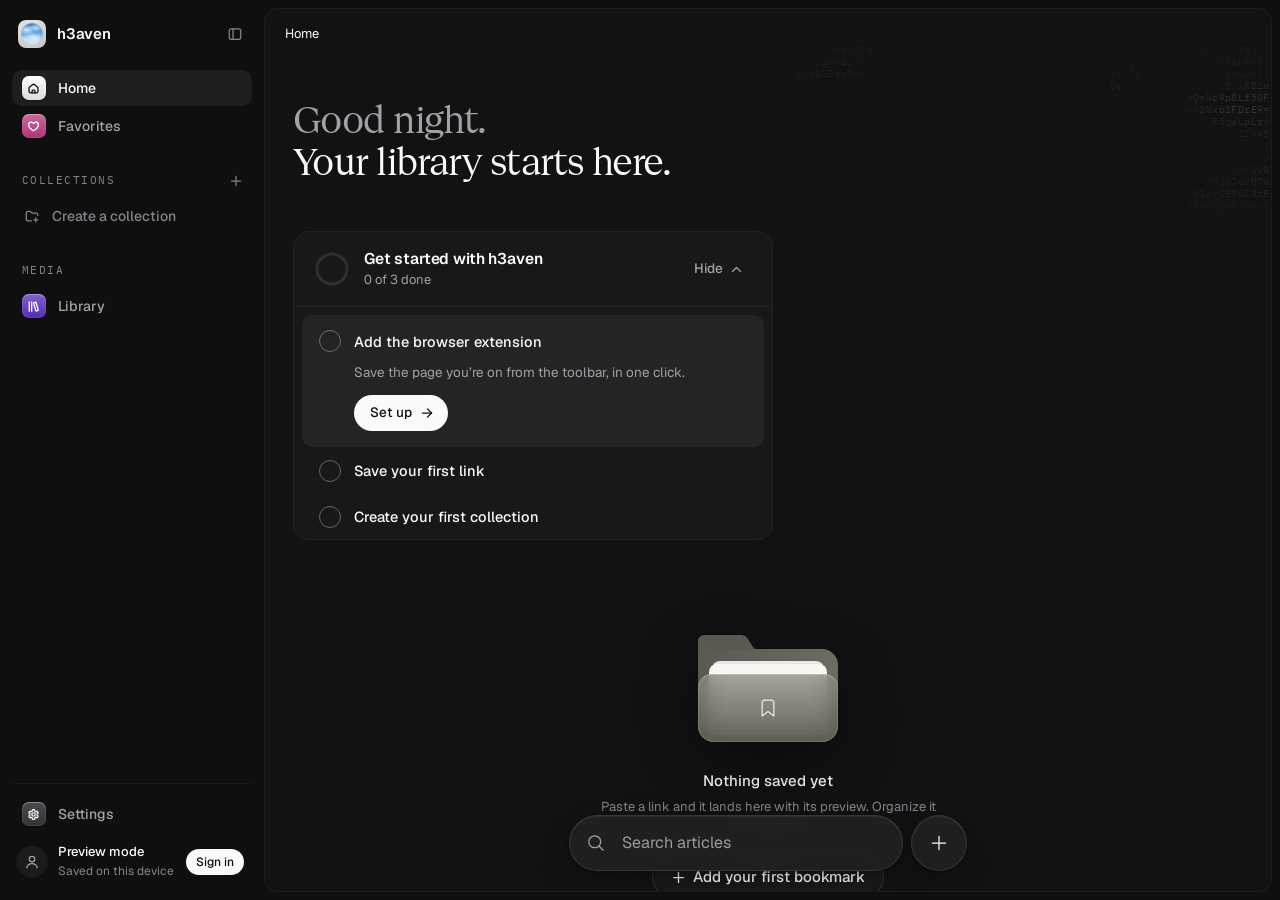
<file: web-app/index.html>
<!doctype html>
<html lang="en">
<head>
<meta charset="utf-8" />
<meta name="viewport" content="width=device-width, initial-scale=1, viewport-fit=cover" />
<title>h3aven</title>
<meta name="description" content="Your personal library of saved links — capture, organize and rediscover." />
<link rel="icon" type="image/png" sizes="16x16" href="icons/favicon-16.png" />
<link rel="icon" type="image/png" sizes="32x32" href="icons/favicon-32.png" />
<link rel="icon" type="image/png" sizes="48x48" href="icons/favicon-48.png" />
<link rel="icon" type="image/png" sizes="192x192" href="icons/favicon-192.png" />
<link rel="apple-touch-icon" sizes="180x180" href="icons/favicon-180.png" />
<meta name="theme-color" content="#0f0f0f" />
<link rel="preconnect" href="https://fonts.googleapis.com" />
<link href="https://fonts.googleapis.com/css2?family=IBM+Plex+Mono:wght@400&display=swap" rel="stylesheet" />
<link rel="preload" href="fonts/Geist-Variable.woff2" as="font" type="font/woff2" crossorigin />
<link rel="preload" href="fonts/GeistSerifVF.woff2" as="font" type="font/woff2" crossorigin />
<link rel="stylesheet" href="css/tokens.css" />
<link rel="stylesheet" href="css/shell.css" />
<link rel="stylesheet" href="css/components.css" />
<link rel="stylesheet" href="css/overlays.css" />
</head>
<body>
<div id="root"></div>
<div id="overlays"></div>
<div id="toasts" class="toasts" aria-live="polite"></div>
<noscript>h3aven needs JavaScript to open your library.</noscript>
<script type="module" src="js/main.js"></script>
</body>
</html>
</file>
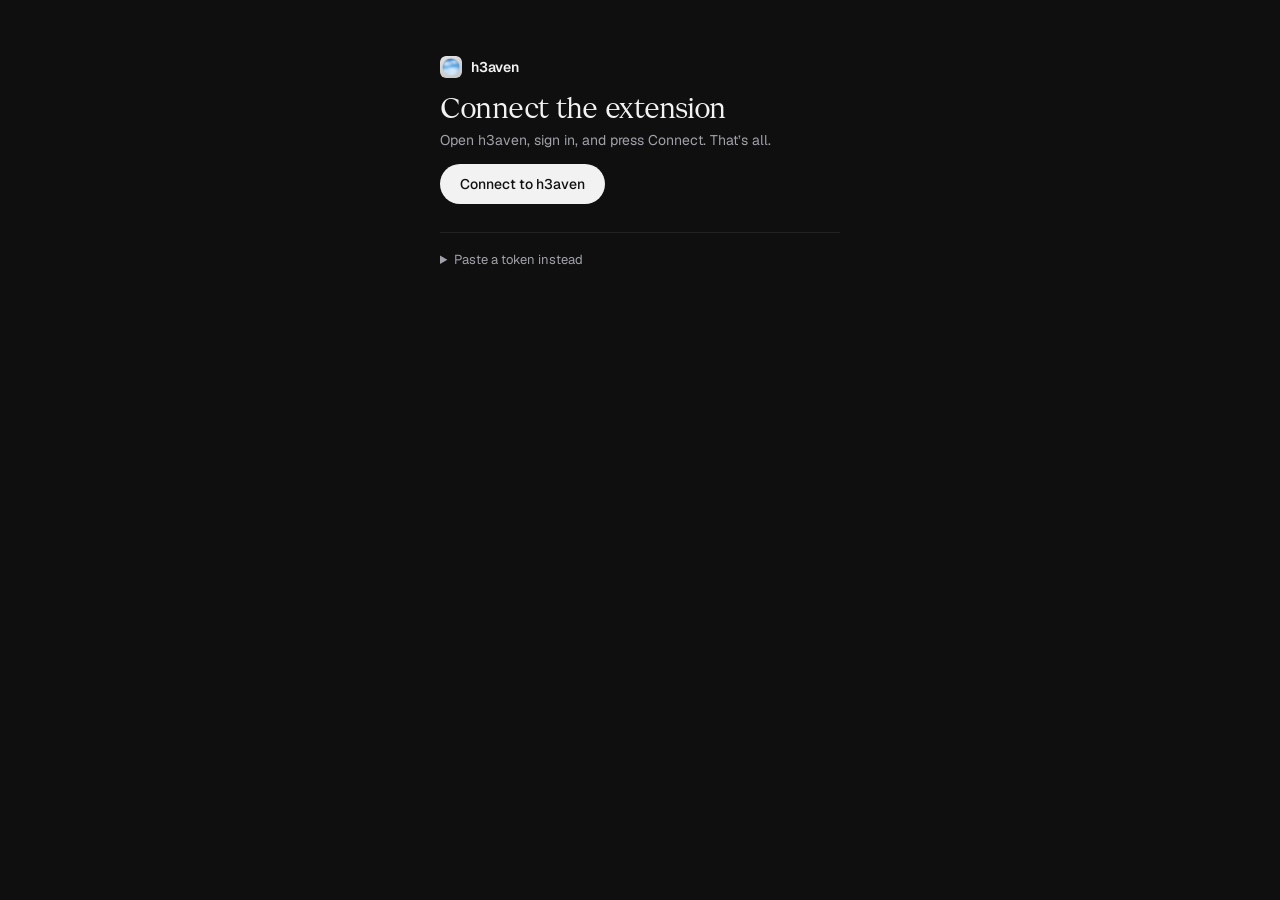
<file: chrome-extension/options.html>
<!doctype html>
<html lang="en">
<head>
<meta charset="utf-8" />
<title>h3aven extension</title>
<link rel="stylesheet" href="popup.css" />
<style>
  body { width: auto; max-width: 440px; margin: 56px auto; padding: 0 20px; }
  .title { font-size: 28px; }
  .text { font-size: 14px; }
  .btn { width: auto; padding: 0 20px; }
  details { margin-top: 28px; padding-top: 18px; border-top: 1px solid var(--border); color: var(--text-2); font-size: 13px; }
  summary { cursor: pointer; color: var(--text-2); }
  summary:hover { color: var(--text); }
  textarea {
    width: 100%; height: 76px; margin: 12px 0 10px; padding: 10px 12px; border: 1px solid transparent; border-radius: 10px;
    background: rgba(255, 255, 255, 0.06); color: var(--text); font: 12px/1.4 ui-monospace, monospace; resize: vertical; outline: none;
  }
  textarea:focus { border-color: rgba(255, 255, 255, 0.2); }
  .btn-subtle { background: rgba(255, 255, 255, 0.08); color: var(--text); }
  .btn-subtle:hover:not(:disabled) { background: rgba(255, 255, 255, 0.13); }
  .status { text-align: left; }
</style>
</head>
<body>
  <header class="head">
    <img class="logo" src="icons/icon-48.png" alt="" />
    <span class="brand">h3aven</span>
  </header>

  <h1 class="title">Connect the extension</h1>
  <p class="text" id="state">Open h3aven, sign in, and press Connect. That’s all.</p>
  <button type="button" class="btn btn-primary" id="connect-btn">Connect to h3aven</button>
  <button type="button" class="btn btn-subtle hidden" id="disconnect-btn">Disconnect</button>

  <details>
    <summary>Paste a token instead</summary>
    <p>In h3aven, open Settings → Chrome extension → Copy token, and paste it here.</p>
    <textarea id="token-input" placeholder="Token" spellcheck="false"></textarea>
    <button type="button" class="btn btn-subtle" id="save-btn">Save token</button>
  </details>
  <p class="status" id="status" role="status" aria-live="polite"></p>

  <script src="config.js"></script>
  <script src="options.js"></script>
</body>
</html>
</file>
<file: web-app/css/tokens.css>
/* Design tokens, reset and the shared controls (buttons, inputs, kbd).
   Everything else in the app is built from these — don't hardcode colours,
   radii or timings in component styles. */

/* Geist, self-hosted from the `geist` package (SIL OFL, see fonts/Geist-LICENSE.txt).
   Both files are variable fonts: one file covers every weight. */
@font-face {
  font-family: 'Geist';
  src: url('../fonts/Geist-Variable.woff2') format('woff2');
  font-weight: 100 900;
  font-style: normal;
  font-display: swap;
}
@font-face {
  font-family: 'Geist Serif';
  src: url('../fonts/GeistSerifVF.woff2') format('woff2');
  font-weight: 100 900;
  font-style: normal;
  font-display: swap;
}

:root {
  /* Surfaces: the sidebar shares the page colour, the workspace is a hair lighter,
     and interactive surfaces step up from there. Depth comes from tone, not lines. */
  --bg-app: #0f0f0f;
  --bg-main: #121212;
  --surface: #181818;
  --surface-2: #1e1e1e;
  --surface-hover: #262626;
  --surface-sunken: #0c0c0c;

  /* Text */
  --text: #fafafa;
  --text-2: #a1a1aa;
  --text-3: #84848d; /* >= 4.5:1 on every surface up to --surface-2 */
  --text-on-light: #0f0f0f;

  /* Lines */
  --border: rgba(255, 255, 255, 0.045);
  --border-strong: rgba(255, 255, 255, 0.08);

  /* The only two hues in the product */
  --fav: #f0707f;
  --danger: #e5796d;

  --radius-xs: 4px;
  --radius-sm: 6px;
  --radius-md: 8px;
  --radius-lg: 12px;
  --radius-xl: 16px;

  --space-1: 4px;
  --space-2: 8px;
  --space-3: 12px;
  --space-4: 16px;
  --space-5: 20px;
  --space-6: 28px;
  --space-7: 40px;

  --font-sans: 'Geist', 'Inter', system-ui, -apple-system, 'Segoe UI', sans-serif;
  /* Display titles only: page headers, the bookmark detail title, sign-in */
  --font-serif: 'Geist Serif', 'Iowan Old Style', Georgia, serif;
  --font-mono: 'IBM Plex Mono', ui-monospace, 'SF Mono', Menlo, monospace;

  --shadow-pop: 0 14px 44px rgba(0, 0, 0, 0.5), 0 2px 8px rgba(0, 0, 0, 0.3);
  --shadow-modal: 0 32px 90px rgba(0, 0, 0, 0.6), 0 4px 14px rgba(0, 0, 0, 0.35);

  --ease: cubic-bezier(0.2, 0.7, 0.2, 1);
  --fast: 120ms;
  --medium: 200ms;

  --sidebar-w: 264px;
  --sidebar-w-collapsed: 64px;
  --topbar-h: 52px;
  --gutter: 28px;

  color-scheme: dark;
}

*,
*::before,
*::after {
  box-sizing: border-box;
}

html,
body {
  height: 100%;
}

html {
  touch-action: manipulation; /* no double-tap zoom delay */
}

body {
  margin: 0;
  -webkit-tap-highlight-color: rgba(255, 255, 255, 0.06);
  background: var(--bg-app);
  color: var(--text);
  font-family: var(--font-sans);
  font-size: 14px;
  line-height: 1.45;
  -webkit-font-smoothing: antialiased;
  text-rendering: optimizeLegibility;
  overflow: hidden;
}

h1, h2, h3, p { margin: 0; }
a { color: inherit; text-decoration: none; }
img { display: block; max-width: 100%; }
button, input, select, textarea { font: inherit; color: inherit; }
button { background: none; border: 0; padding: 0; cursor: pointer; }
ul { list-style: none; margin: 0; padding: 0; }
[hidden] { display: none !important; }

:focus-visible {
  outline: 2px solid rgba(242, 242, 242, 0.75);
  outline-offset: 2px;
  border-radius: var(--radius-sm);
}

::selection { background: rgba(242, 242, 242, 0.22); }

/* Thin, quiet scrollbars */
* { scrollbar-width: thin; scrollbar-color: rgba(255, 255, 255, 0.14) transparent; }
::-webkit-scrollbar { width: 10px; height: 10px; }
::-webkit-scrollbar-thumb { background: rgba(255, 255, 255, 0.12); border-radius: 10px; border: 3px solid transparent; background-clip: content-box; }
::-webkit-scrollbar-thumb:hover { background-color: rgba(255, 255, 255, 0.22); }

.icon { flex: none; display: block; }
.muted { color: var(--text-3); }
.sr-only { position: absolute; width: 1px; height: 1px; overflow: hidden; clip: rect(0 0 0 0); white-space: nowrap; }

/* --- Buttons --------------------------------------------------------------- */

/* Buttons (after uiarc's Button, fully round): one primary per surface; the
   secondary keeps a border and a quiet fill; presses dip slightly on a snappy curve. */
.btn {
  display: inline-flex;
  align-items: center;
  justify-content: center;
  gap: 7px;
  height: 36px;
  padding: 0 16px;
  border: 1px solid transparent;
  border-radius: 999px;
  font-size: 14px;
  font-weight: 500;
  white-space: nowrap;
  color: var(--text);
  transition: background var(--fast), border-color var(--fast), color var(--fast), opacity var(--fast), transform 160ms cubic-bezier(0.3, 1.4, 0.5, 1);
}
.btn:active:not(:disabled):not([aria-busy='true']) { transform: scale(0.97); }
.btn:focus-visible { outline: 2px solid rgba(242, 242, 242, 0.7); outline-offset: 2px; }
.btn:disabled { cursor: default; }
/* primary: the one main action */
.btn-primary { background: var(--text); color: var(--text-on-light); }
.btn-primary:disabled { opacity: 0.45; }
/* secondary: border and a quiet fill; disabled keeps the border, mutes the rest */
.btn-subtle { background: rgba(255, 255, 255, 0.03); border-color: rgba(255, 255, 255, 0.1); }
.btn-subtle:disabled { background: rgba(255, 255, 255, 0.015); color: var(--text-3); }
/* ghost: just the label */
.btn-ghost { color: var(--text-2); }
.btn-ghost:disabled { color: var(--text-3); opacity: 0.7; }
/* danger: red label, tinted on hover */
.btn-danger { color: var(--danger); border-color: rgba(229, 121, 109, 0.28); background: rgba(229, 121, 109, 0.06); }
.btn-danger:disabled { color: rgba(229, 121, 109, 0.5); }
@media (hover: hover) and (pointer: fine) {
  .btn-primary:hover:not(:disabled) { background: #ffffff; }
  .btn-subtle:hover:not(:disabled) { background: rgba(255, 255, 255, 0.07); border-color: rgba(255, 255, 255, 0.14); }
  .btn-ghost:hover:not(:disabled) { background: rgba(255, 255, 255, 0.06); color: var(--text); }
  .btn-danger:hover:not(:disabled) { background: rgba(229, 121, 109, 0.14); }
}
.btn-sm { height: 30px; padding: 0 12px; font-size: 13px; }
.btn-lg { height: 44px; padding: 0 20px; font-size: 15px; }
.btn-block { width: 100%; }
/* loading: a spinner before the label; focus stays (aria-busy, not disabled) */
.btn[aria-busy='true'] { cursor: progress; }
.btn[aria-busy='true']::before { content: ''; width: 14px; height: 14px; border-radius: 50%; border: 1.75px solid currentColor; border-right-color: transparent; animation: spin 700ms linear infinite; }
@keyframes spin { to { transform: rotate(360deg); } }
@media (prefers-reduced-motion: reduce) { .btn:active:not(:disabled) { transform: none; } }

.icon-btn {
  display: inline-grid;
  place-items: center;
  width: 28px;
  height: 28px;
  flex: none;
  border-radius: 7px;
  color: var(--text-2);
  transition: background var(--fast), color var(--fast);
}
.icon-btn:hover { background: var(--surface-hover); color: var(--text); }
.icon-btn.is-on { color: var(--fav); }
.icon-btn.is-on .icon { fill: currentColor; }
.icon-btn.lg { width: 34px; height: 34px; border-radius: 999px; background: var(--surface-2); }
.icon-btn.lg:hover { background: var(--surface-hover); }

kbd {
  display: inline-grid;
  place-items: center;
  min-width: 20px;
  height: 20px;
  padding: 0 5px;
  border-radius: 5px;
  background: rgba(255, 255, 255, 0.06);
  border: 1px solid var(--border);
  color: var(--text-3);
  font-family: var(--font-sans);
  font-size: 11px;
  line-height: 1;
}

/* --- Form controls ---------------------------------------------------------- */

/* Fields (after uiarc's Input): label above, the field, then help or error
   copy that opens in place. */
.field { display: grid; gap: 7px; min-width: 0; }
.field-label { font-size: 13px; font-weight: 500; color: var(--text); }
.field-hint { font-size: 12.5px; color: var(--text-3); }
.field-error { display: flex; align-items: center; gap: 6px; font-size: 12.5px; color: var(--danger); }
.field-error:not([hidden]) { animation: field-msg-in 240ms cubic-bezier(0.22, 1, 0.36, 1); }
@keyframes field-msg-in { from { opacity: 0; transform: translateY(-3px); filter: blur(2px); } }

.input,
.select,
.textarea {
  width: 100%;
  min-width: 0;
  min-height: 42px;
  padding: 9px 14px;
  border-radius: 12px;
  border: 1px solid rgba(255, 255, 255, 0.1);
  background: rgba(255, 255, 255, 0.03);
  color: var(--text);
  font-size: 14px;
  transition: border-color var(--fast), background var(--fast), box-shadow var(--fast);
}
.input::placeholder,
.textarea::placeholder { color: var(--text-3); }
@media (hover: hover) and (pointer: fine) {
  .input:hover,
  .select:hover,
  .textarea:hover { border-color: rgba(255, 255, 255, 0.16); }
}
.input:focus,
.select:focus,
.textarea:focus { outline: none; border-color: rgba(255, 255, 255, 0.34); background: rgba(255, 255, 255, 0.05); box-shadow: 0 0 0 3px rgba(255, 255, 255, 0.07); }
.input[aria-invalid='true'] { border-color: rgba(229, 121, 109, 0.6); }
.textarea { resize: vertical; min-height: 76px; line-height: 1.5; }
.select {
  appearance: none;
  padding-right: 34px;
  background-image: url("data:image/svg+xml,%3Csvg xmlns='http://www.w3.org/2000/svg' width='14' height='14' viewBox='0 0 16 16' fill='none' stroke='%23a1a1aa' stroke-width='1.43' stroke-linecap='round' stroke-linejoin='round'%3E%3Cpath d='M3.75 5.875 L8 10.125 L12.25 5.875'/%3E%3C/svg%3E");
  background-repeat: no-repeat;
  background-position: right 12px center;
}
.select option { background: var(--surface-2); color: var(--text); }

/* --- Motion ----------------------------------------------------------------- */

@keyframes fade-in { from { opacity: 0; } }
@keyframes rise-in { from { opacity: 0; transform: translateY(8px) scale(0.985); } }
@keyframes shimmer { to { background-position: -200% 0; } }

.shimmer {
  background: linear-gradient(100deg, var(--surface) 30%, #2b2b2b 50%, var(--surface) 70%);
  background-size: 200% 100%;
  animation: shimmer 1.4s linear infinite;
}

@media (prefers-reduced-motion: reduce) {
  *, *::before, *::after { animation-duration: 0.01ms !important; transition-duration: 0.01ms !important; }
}
</file>
<file: web-app/css/shell.css>
/* App frame: sidebar, workspace, top bar, hero, page sections.
   The sidebar and the page share one colour; the workspace is a panel a hair lighter. */

.app {
  display: grid;
  grid-template-columns: var(--sidebar-w) minmax(0, 1fr);
  height: 100dvh;
  /* critically damped: the rail settles on its width without overshooting */
  transition: grid-template-columns 360ms cubic-bezier(0.32, 0.72, 0, 1);
}
.app.is-collapsed { grid-template-columns: var(--sidebar-w-collapsed) minmax(0, 1fr); }

/* --- Sidebar -----------------------------------------------------------------
   Same colour as the page. Inactive items are neutral grey; near-white is kept
   for the brand and the selected item. Nothing moves when the rail collapses:
   icons keep their place and the labels fade. */

.sidebar {
  position: relative;
  display: flex;
  flex-direction: column;
  min-width: 0;
  height: 100dvh;
  padding: 14px 12px 12px;
  background: var(--bg-app);
  overflow: hidden;
}

.sb-head { position: relative; display: flex; align-items: center; justify-content: space-between; gap: 8px; height: 40px; padding: 0 2px 0 6px; margin-bottom: 14px; }
.sb-brand { display: flex; align-items: center; gap: 11px; min-width: 0; border-radius: 10px; color: var(--text); font-weight: 600; font-size: 15px; letter-spacing: -0.015em; }
.sb-logo { width: 28px; min-width: 28px; max-width: none; height: 28px; border-radius: 8px; flex: none; transition: opacity var(--fast); }
.sb-name { white-space: nowrap; }
.sb-collapse { width: 30px; height: 30px; border-radius: 9px; color: var(--text-3); transition: opacity var(--fast), background var(--fast), color var(--fast); }

.sb-nav { position: relative; flex: 1; overscroll-behavior: contain; min-height: 0; overflow-y: auto; overflow-x: hidden; margin: 0 -12px; padding: 0 12px 8px; scrollbar-width: none; }
.sb-nav::-webkit-scrollbar { display: none; }
.sb-section + .sb-section { margin-top: 22px; }
.sb-heading {
  display: flex;
  align-items: center;
  justify-content: space-between;
  height: 30px;
  padding: 0 4px 0 10px;
  margin-bottom: 2px;
  color: var(--text-3);
  font-family: var(--font-mono);
  font-size: 10.5px;
  letter-spacing: 0.14em;
  text-transform: uppercase;
  white-space: nowrap;
}
.sb-heading span { transition: opacity 200ms var(--ease) 80ms; }
.sb-heading .icon-btn { width: 24px; height: 24px; color: var(--text-3); transition: opacity var(--fast), background var(--fast), color var(--fast); }

.sb-row {
  position: relative;
  display: flex;
  align-items: center;
  height: 36px;
  margin-top: 2px;
  border-radius: 10px;
  color: var(--text-2);
  transition: background var(--fast), color var(--fast), transform var(--fast);
}
.sb-row:hover { background: rgba(255, 255, 255, 0.04); color: var(--text); }
.sb-row:active { transform: scale(0.985); }
.sb-row.is-active { background: rgba(255, 255, 255, 0.065); color: var(--text); }
/* In the nav the selected background is one pill that glides between rows. */
.sb-nav .sb-row.is-active { background: none; }
.sb-pill {
  position: absolute;
  left: 0;
  top: 0;
  border-radius: 10px;
  background: rgba(255, 255, 255, 0.065);
  opacity: 0;
  pointer-events: none;
}
.sb-nav.is-ready .sb-pill { transition: transform 300ms cubic-bezier(0.32, 0.72, 0, 1), height 300ms cubic-bezier(0.32, 0.72, 0, 1), opacity var(--medium); }
.sb-link { position: relative; flex: 1; min-width: 0; display: flex; align-items: center; gap: 12px; height: 100%; padding: 0 0 0 11.5px; border-radius: inherit; font-size: 14px; font-weight: 500; text-align: left; }
.sb-link > .icon { flex: none; }
/* App-icon tiles: a small square of colour (--fh / --fs) with a soft top light. */
.sb-tile {
  display: grid;
  place-items: center;
  flex: none;
  width: 24px;
  height: 24px;
  margin-left: -2px;
  border-radius: 7px;
  color: #fff;
  background: linear-gradient(180deg, hsl(var(--fh) calc(var(--fs) + 14%) 62%), hsl(var(--fh) calc(var(--fs) + 14%) 47%));
  box-shadow: inset 0 1px 0 rgba(255, 255, 255, 0.28), inset 0 0 0 1px rgba(255, 255, 255, 0.08), 0 1px 2px rgba(0, 0, 0, 0.35);
}
.sb-tile .icon { stroke-width: 1.6px; }
.sb-tile.is-light { background: linear-gradient(180deg, #ffffff, #dcdcdc); color: #111; }
.sb-tile.is-neutral { background: linear-gradient(180deg, #4a4a50, #333338); color: #f2f2f2; }
.sb-row:not(.is-active) .sb-tile { filter: saturate(0.85); }
.sb-link:focus-visible { outline-offset: -2px; }
.sb-label { overflow: hidden; text-overflow: ellipsis; white-space: nowrap; transition: opacity 200ms var(--ease) 80ms, transform 200ms var(--ease) 80ms; }
.sb-chevron { position: relative; display: grid; place-items: center; width: 22px; height: 22px; margin-left: 2px; border-radius: 7px; color: var(--text-3); flex: none; transition: opacity var(--fast), background var(--fast), color var(--fast); }
.sb-chevron:hover { color: var(--text); background: rgba(255, 255, 255, 0.08); }
.sb-chevron[aria-expanded='true'] .icon { transform: rotate(90deg); }
.sb-count { position: relative; padding: 0 12px 0 6px; color: var(--text-3); font-size: 12px; font-variant-numeric: tabular-nums; transition: opacity var(--fast); }
.sb-more { position: relative; display: none; width: 24px; height: 24px; margin-right: 6px; }
.sb-row:hover .sb-more,
.sb-more[aria-expanded='true'] { display: inline-grid; }
/* The options button takes the count's place while the row is hovered */
.sb-row.has-more:hover .sb-count { display: none; }

/* Folders: an indented list on a hairline, each with a small dot. */
.sb-children { position: relative; margin: 2px 0 4px 20px; padding-left: 10px; border-left: 1px solid var(--border); }
.sb-children .sb-row { height: 32px; border-radius: 9px; }
.sb-children .sb-link { gap: 10px; padding-left: 8px; font-size: 13px; font-weight: 400; }
.sb-dot { display: grid; place-items: center; width: 14px; height: 14px; flex: none; }
/* the dot carries the folder's colour (--fh / --fs set inline) */
.sb-dot::before { content: ''; width: 5px; height: 5px; border-radius: 50%; background: hsl(var(--fh, 0) var(--fs, 0%) 56%); }
.sb-ghost { position: absolute; margin: 0; pointer-events: none; }

/* Footer: settings, then who is signed in. */
.sb-foot { display: grid; gap: 4px; margin-top: 8px; padding-top: 10px; border-top: 1px solid rgba(255, 255, 255, 0.04); }
.sb-user {
  display: flex;
  align-items: center;
  gap: 10px;
  width: 100%;
  height: 52px;
  padding: 0 8px 0 4px;
  border-radius: 12px;
  color: var(--text-2);
  text-align: left;
  transition: background var(--fast), transform var(--fast);
}
.sb-user:hover { background: rgba(255, 255, 255, 0.04); }
.sb-user:active { transform: scale(0.985); }
.sb-avatar img { width: 100%; height: 100%; border-radius: inherit; object-fit: cover; }
.sb-avatar { overflow: hidden; display: grid; place-items: center; width: 32px; height: 32px; flex: none; border-radius: 50%; background: rgba(255, 255, 255, 0.09); color: var(--text); font-size: 13px; font-weight: 600; }
.sb-user.is-guest .sb-avatar { background: rgba(255, 255, 255, 0.05); color: var(--text-2); }
.sb-user-text { flex: 1; min-width: 0; display: grid; gap: 1px; transition: opacity 200ms var(--ease) 80ms; }
.sb-user-name { overflow: hidden; text-overflow: ellipsis; white-space: nowrap; color: var(--text); font-size: 13px; font-weight: 500; }
.sb-user-sub { overflow: hidden; text-overflow: ellipsis; white-space: nowrap; color: var(--text-3); font-size: 12px; }
.sb-user > .icon { flex: none; color: var(--text-3); transition: opacity var(--fast); }
.sb-signin { flex: none; height: 26px; padding: 0 10px; border-radius: 999px; background: var(--text); color: var(--text-on-light); font-size: 12px; font-weight: 500; line-height: 26px; transition: opacity var(--fast); }

/* Collapsed: icons only. Labels fade out quickly, tooltips name the rows. */
.app.is-collapsed .sb-label,
.app.is-collapsed .sb-name,
.app.is-collapsed .sb-heading span,
.app.is-collapsed .sb-user-text { opacity: 0; transition-duration: 120ms; transition-delay: 0s; pointer-events: none; }
.app.is-collapsed .sb-label { transform: translateX(-4px); }
.app.is-collapsed .sb-count,
.app.is-collapsed .sb-chevron,
.app.is-collapsed .sb-more,
.app.is-collapsed .sb-heading .icon-btn,
.app.is-collapsed .sb-signin,
.app.is-collapsed .sb-user > .icon { opacity: 0; pointer-events: none; }
.app.is-collapsed .sb-children { display: none; }
.app.is-collapsed .sb-user { padding-right: 4px; }
.app.is-collapsed .sb-nav { overflow: visible; }
.app.is-collapsed .sidebar { overflow: visible; z-index: 5; }
.app.is-collapsed .sb-brand { flex: none; width: 28px; overflow: hidden; }
/* The expand button takes the logo's place while the rail is hovered.
   .sb-head in the selector: it must outrank `[data-tip] { position: relative }`
   below, which otherwise left the button in the flow, pushed outside the rail. */
.app.is-collapsed .sb-head .sb-collapse { position: absolute; left: 5px; top: 5px; z-index: 1; opacity: 0; }
.app.is-collapsed .sidebar:hover .sb-collapse,
.app.is-collapsed .sb-collapse:focus-visible { opacity: 1; }
.app.is-collapsed .sidebar:hover .sb-logo { opacity: 0; }

.app.is-collapsed [data-tip] { position: relative; }
.app.is-collapsed [data-tip]:hover::after {
  content: attr(data-tip);
  position: absolute;
  left: calc(100% + 10px);
  top: 50%;
  transform: translateY(-50%);
  z-index: 50;
  padding: 5px 9px;
  border-radius: 7px;
  background: var(--surface-2);
  border: 1px solid var(--border-strong);
  box-shadow: var(--shadow-pop);
  color: var(--text);
  font-size: 12px;
  font-family: var(--font-sans);
  letter-spacing: 0;
  text-transform: none;
  white-space: nowrap;
  pointer-events: none;
  animation: fade-in var(--fast);
}

/* --- Workspace --------------------------------------------------------------- */

.main {
  position: relative;
  min-width: 0;
  margin: 8px 8px 8px 0;
  border-radius: 14px;
  background: var(--bg-main);
  border: 1px solid var(--border);
  overflow: hidden;
}
.main-scroll { height: 100%; overflow-y: auto; overflow-x: hidden; scroll-padding-top: calc(var(--topbar-h) + 12px); scroll-padding-bottom: 96px; overscroll-behavior: contain; }

.topbar {
  position: sticky;
  top: 0;
  z-index: 20;
  display: flex;
  align-items: center;
  gap: 10px;
  height: var(--topbar-h);
  padding: 0 14px 0 var(--space-5);
  border-bottom: 1px solid transparent;
  transition: background var(--medium), border-color var(--medium);
}
.topbar.is-stuck {
  background: rgba(18, 18, 18, 0.82);
  backdrop-filter: blur(14px) saturate(1.2);
  -webkit-backdrop-filter: blur(14px) saturate(1.2);
  border-bottom-color: var(--border);
}
.topbar-menu { display: none; }
.crumbs { flex: 1; min-width: 0; display: flex; align-items: center; gap: 6px; font-size: 13px; color: var(--text-3); white-space: nowrap; overflow: hidden; }
.crumbs a:hover { color: var(--text); }
.crumbs .crumb-current { color: var(--text); overflow: hidden; text-overflow: ellipsis; }
.crumbs .icon { opacity: 0.6; }
.topbar-actions { display: flex; align-items: center; gap: 6px; }

.view { padding-bottom: 128px; min-height: calc(100% - var(--topbar-h)); }

/* --- Hero: a short atmospheric band that dissolves into the workspace --------- */

.hero {
  position: relative;
  margin-top: calc(var(--topbar-h) * -1);
  padding: calc(var(--topbar-h) + 38px) var(--gutter) 44px;
  isolation: isolate;
}
/* The ASCII field (js/ui/ascii.js) fills the band and fades out at the bottom
   so the glyphs dissolve into the workspace instead of ending on a line. */
.hero-bg {
  position: absolute;
  inset: 0;
  z-index: -1;
  overflow: hidden;
  pointer-events: none;
  -webkit-mask-image: linear-gradient(to bottom, transparent 0, rgba(0, 0, 0, 0.35) var(--topbar-h), #000 calc(var(--topbar-h) + 28px), #000 60%, transparent 100%);
  mask-image: linear-gradient(to bottom, transparent 0, rgba(0, 0, 0, 0.35) var(--topbar-h), #000 calc(var(--topbar-h) + 28px), #000 60%, transparent 100%);
}
.ascii-field { display: block; width: 100%; height: 100%; }
.hero-title { font-family: var(--font-serif); font-size: 37px; line-height: 1.14; font-weight: 400; letter-spacing: -0.015em; max-width: 720px; text-wrap: balance; }
.hero-title .dim { display: block; color: var(--text-2); }
.hero-sub { margin-top: 12px; max-width: 640px; color: var(--text-2); font-size: 17px; }
.hero.is-compact { padding-bottom: 22px; }

/* --- Page sections ------------------------------------------------------------ */

.section { padding: 0 var(--gutter); }
.section + .section { margin-top: 30px; }
.section-head { display: flex; align-items: center; justify-content: space-between; gap: 12px; min-height: 30px; margin-bottom: 12px; }
.section-title { font-size: 13px; font-weight: 500; color: var(--text-2); letter-spacing: 0; }
.section-title .count { margin-left: 6px; color: var(--text-3); font-weight: 400; font-variant-numeric: tabular-nums; }
.section-actions { display: flex; align-items: center; gap: 4px; }

.notice {
  display: flex;
  align-items: flex-start;
  gap: 10px;
  margin: 0 var(--gutter) 22px;
  padding: 11px 14px;
  border-radius: var(--radius-lg);
  background: var(--surface);
  border: 1px solid var(--border);
  color: var(--text-2);
  font-size: 13px;
}
.notice .icon { margin-top: 1px; color: var(--text); }
.notice strong { color: var(--text); font-weight: 500; }
.notice code { font-family: var(--font-mono); font-size: 12px; color: var(--text); }

.empty { display: grid; justify-items: center; gap: 6px; padding: 64px 20px; text-align: center; color: var(--text-3); }
.folder.empty-art { width: 140px; margin-bottom: 22px; pointer-events: none; filter: drop-shadow(0 18px 30px rgba(0, 0, 0, 0.45)); }
.empty-art .folder-front { align-items: center; justify-content: center; padding: 0; color: rgba(255, 255, 255, 0.82); }
.empty-art .folder-paper { background: #ecebe7; }
/* blank lines on the front sheet, so it reads as paper */
.empty-art .folder-paper:nth-last-child(2) { background: repeating-linear-gradient(180deg, transparent 0 9px, rgba(0, 0, 0, 0.08) 9px 11px) 14px 12px / calc(100% - 28px) 100% no-repeat, #f7f6f3; }
.empty-title { color: var(--text); font-size: 15px; font-weight: 500; }
.empty-text { max-width: 360px; font-size: 13px; }
.empty .btn { margin-top: 14px; padding: 0 18px; border-radius: 999px; }

/* The connect-the-extension dialog (ui/connect.js), in the sign-in modal's style. */
.connect-body { display: grid; gap: 16px; justify-items: stretch; }
.connect-steps { margin: 0; padding-left: 20px; text-align: left; color: var(--text-2); font-size: 14px; line-height: 1.7; }
.connect-steps code { padding: 1px 6px; border-radius: 6px; background: rgba(255, 255, 255, 0.07); color: var(--text); font-family: var(--font-mono); font-size: 12px; }
.connect-account { display: inline-flex; justify-self: center; align-items: center; gap: 8px; height: 34px; padding: 0 14px; border-radius: 999px; background: rgba(255, 255, 255, 0.06); color: var(--text); font-size: 13.5px; }
.connect-account .icon { color: var(--text-3); }
.connect-note { font-size: 12.5px; color: var(--text-3); }
.connect-error { font-size: 13px; color: var(--danger); }
.connect-done { display: grid; justify-self: center; place-items: center; width: 52px; height: 52px; border-radius: 50%; background: rgba(74, 222, 128, 0.12); color: #4ade80; }

/* --- Settings ------------------------------------------------------------------ */

/* Settings: sections with a title and a line on what they are for, then a
   card of rows (label left, control right), as in a preferences pane. */
.settings { max-width: 860px; padding: 0 var(--gutter) 40px; display: grid; gap: 40px; }
.set-head { margin-bottom: 14px; }
.set-head h2 { font-size: 16px; font-weight: 600; color: var(--text); letter-spacing: -0.01em; }
.set-head p { margin-top: 3px; font-size: 13.5px; color: var(--text-2); }
.set-card { border: 1px solid var(--border); border-radius: 16px; background: var(--surface); overflow: hidden; }
.set-row { display: flex; align-items: center; justify-content: space-between; gap: 24px; min-height: 72px; padding: 16px 20px; }
.set-card > * + * { border-top: 1px solid var(--border); }
.set-row-text { min-width: 0; max-width: 440px; }
.set-row-title { font-size: 15px; font-weight: 500; color: var(--text); letter-spacing: -0.005em; }
.set-row-desc { margin-top: 3px; font-size: 13px; line-height: 1.45; color: var(--text-3); }
.set-row-control { flex: none; display: flex; align-items: center; justify-content: flex-end; gap: 8px; }

/* Text fields with their icon inside */
.set-field { position: relative; display: flex; align-items: center; width: 300px; }
.set-field > .icon { position: absolute; left: 13px; color: var(--text-3); pointer-events: none; }
.set-input {
  width: 100%;
  height: 40px;
  padding: 0 14px 0 38px;
  border: 1px solid rgba(255, 255, 255, 0.1);
  border-radius: 12px;
  background: rgba(255, 255, 255, 0.03);
  color: var(--text);
  font: inherit;
  font-size: 14px;
  outline: none;
  transition: border-color var(--fast), background var(--fast);
}
.set-input::placeholder { color: var(--text-3); }
.set-input:hover { border-color: var(--border-strong); }
.set-input:focus { border-color: rgba(255, 255, 255, 0.34); background: rgba(255, 255, 255, 0.05); box-shadow: 0 0 0 3px rgba(255, 255, 255, 0.07); }
.set-field:focus-within > .icon { color: var(--text-2); }
.set-inline { display: flex; align-items: center; gap: 8px; }
.set-inline-btn { height: 40px; }

/* Avatar: the Google photo when there is one, else initials */
.set-avatar { display: grid; place-items: center; width: 44px; height: 44px; overflow: hidden; border-radius: 50%; background: #4a4a52; color: #fff; font-size: 15px; font-weight: 600; letter-spacing: 0.02em; }
.set-avatar img { width: 100%; height: 100%; object-fit: cover; }

/* Password: the fields open under the row */
.set-expand { padding: 4px 20px 20px; border-top: 0 !important; }
.set-expand[hidden] { display: none; }
/* one left-aligned column under the label: current, new (with its strength), confirm, actions */
.set-expand-form { display: grid; gap: 12px; width: min(460px, 100%); animation: rise-in var(--medium) var(--ease); }
.set-expand-form .set-field { width: 100%; }
.set-expand-actions { display: flex; align-items: center; gap: 8px; margin-top: 6px; }
.set-expand-gap { flex: 1; }
.set-expand-form .pws + .set-field { margin-top: 2px; }

/* On/off switch */
.switch { position: relative; flex: none; width: 42px; height: 24px; border-radius: 999px; background: #3f3f46; transition: background 200ms var(--ease); }
.switch-knob { position: absolute; top: 3px; left: 3px; width: 18px; height: 18px; border-radius: 50%; background: #f2f2f2; box-shadow: 0 1px 3px rgba(0, 0, 0, 0.35); transition: transform 220ms cubic-bezier(0.32, 0.72, 0, 1); }
.switch[aria-checked='true'] { background: #f2f2f2; }
.switch[aria-checked='true'] .switch-knob { transform: translateX(18px); background: #141414; }
.switch:focus-visible { outline: 2px solid rgba(242, 242, 242, 0.7); outline-offset: 2px; }
.set-token { display: flex; align-items: center; gap: 6px; }
.set-token code { max-width: 180px; overflow: hidden; text-overflow: ellipsis; white-space: nowrap; font-family: var(--font-mono); font-size: 12px; color: var(--text-2); }

/* --- Auth ----------------------------------------------------------------------- */

.auth {
  position: fixed;
  inset: 0;
  z-index: 200;
  display: grid;
  place-items: center;
  padding: 24px;
  background: var(--bg-app);
  overflow: auto;
}
/* Skip link: hidden until focused with the keyboard. */
.skip-link { position: fixed; top: 10px; left: 10px; z-index: 500; padding: 9px 14px; border-radius: 10px; background: var(--text); color: var(--text-on-light); font-size: 13px; font-weight: 500; transform: translateY(-160%); transition: transform var(--fast); }
.skip-link:focus-visible { transform: none; outline: 2px solid var(--text); outline-offset: 2px; }

.auth > .ascii-field { position: absolute; inset: 0; pointer-events: none; }
.auth-card {
  position: relative;
  width: min(380px, 100%);
  padding: 28px;
  border-radius: var(--radius-xl);
  background: var(--bg-main);
  border: 1px solid var(--border);
  box-shadow: var(--shadow-modal);
  display: grid;
  gap: 14px;
}
.auth-card .sb-logo { width: 32px; height: 32px; border-radius: 9px; }
.auth-title { font-family: var(--font-serif); font-size: 23px; font-weight: 400; letter-spacing: -0.01em; outline: none; }
.auth-sub { color: var(--text-2); font-size: 13.5px; margin-top: -8px; }
.auth-form { display: grid; gap: 10px; }
.btn-google { gap: 10px; background: #fff; color: #1f1f1f; font-weight: 500; }
.btn-google:hover:not(:disabled) { background: #f1f1f1; }
.btn-google svg { flex: none; }
.auth-or { display: flex; align-items: center; gap: 12px; color: var(--text-3); font-size: 12px; }
.auth-or::before,
.auth-or::after { content: ''; flex: 1; height: 1px; background: rgba(255, 255, 255, 0.07); }
.auth-status { min-height: 18px; font-size: 12.5px; color: var(--text-2); }
.auth-links { display: flex; justify-content: space-between; gap: 12px; font-size: 12.5px; color: var(--text-3); }
/* Sign-in as a modal over the app: one centred card, pill controls. */
.modal.auth-modal { width: min(420px, 100%); border-radius: 28px; background: var(--surface); border: 1px solid rgba(255, 255, 255, 0.08); }
.auth-modal .auth-card { width: auto; padding: 38px 34px 28px; border: 0; border-radius: inherit; background: transparent; box-shadow: none; gap: 16px; justify-items: stretch; text-align: center; }
.auth-modal .sb-logo { justify-self: center; width: 44px; height: 44px; border-radius: 12px; margin-bottom: 4px; }
.auth-modal .auth-title { font-size: 28px; }
.auth-modal .auth-sub { margin-top: -10px; margin-bottom: 8px; }
.auth-modal .btn-lg { height: 46px; font-size: 14.5px; }
.auth-modal .btn-google { position: relative; background: rgba(255, 255, 255, 0.06); color: var(--text); border: 1px solid rgba(255, 255, 255, 0.1); }
.auth-modal .btn-google:hover:not(:disabled) { background: rgba(255, 255, 255, 0.1); }
.auth-modal .btn-google svg { position: absolute; left: 20px; }
.auth-modal .input { min-height: 46px; padding: 0 16px; border-radius: 14px; font-size: 14.5px; }

.auth-modal .auth-status:empty { display: none; }
.auth-modal .auth-links { justify-content: center; gap: 22px; }
.auth-body { display: grid; gap: 14px; }
.auth-recovery-actions { display: flex; justify-content: space-between; gap: 10px; margin-top: 4px; }
.auth-card .pws { text-align: left; }
.auth-modal .auth-body { gap: 16px; }
.auth-field { display: grid; gap: 6px; text-align: left; }
.auth-label { font-size: 12.5px; font-weight: 500; color: var(--text-2); }
.auth-modal .auth-label { padding-left: 2px; }
.auth-hint { font-size: 12px; color: var(--text-3); }
.auth-modal .auth-field .auth-hint { padding-left: 2px; }
.pw-wrap { position: relative; }
.pw-wrap .input { width: 100%; padding-right: 48px; }
.pw-toggle { position: absolute; top: 50%; right: 6px; transform: translateY(-50%); width: 38px; height: 38px; border-radius: 50%; color: var(--text-3); }
.pw-toggle:hover { color: var(--text); }
.auth-status { display: flex; flex-wrap: wrap; justify-content: center; gap: 4px 8px; }
.auth-status.is-error { color: var(--danger); }
.auth-status .link-btn { font-size: inherit; }
.auth-sent-icon { justify-self: center; display: grid; place-items: center; width: 52px; height: 52px; border-radius: 50%; background: rgba(255, 255, 255, 0.06); color: var(--text); }
.auth-sent-tip { text-align: center; }
.auth-sub strong { color: var(--text); font-weight: 500; word-break: break-all; }
.auth-card[aria-busy='true'] .btn-primary { opacity: 0.7; }
.dialog-close.auth-close { position: absolute; top: 18px; right: 18px; margin: 0; } /* the round close button: .dialog-close */
.auth-note { color: var(--text-3); font-size: 12px; }
@media (max-width: 767px) {
  .sb-chevron { width: 32px; height: 32px; }
  .sb-heading .icon-btn { width: 32px; height: 32px; }
  .sb-more { width: 32px; height: 32px; }
  /* a bottom sheet on phones */
  .modal.auth-modal { width: 100%; border-radius: 24px 24px 0 0; }
  .auth-modal .auth-card { padding: 30px 22px max(22px, env(safe-area-inset-bottom)); }
}

.link-btn { color: var(--text-2); text-decoration: underline; text-underline-offset: 3px; text-decoration-color: var(--border-strong); }
.link-btn:hover { color: var(--text); }

/* --- Responsive ------------------------------------------------------------------ */

.scrim { display: none; }

@media (max-width: 767px) {
  :root { --gutter: 14px; --topbar-h: 50px; }

  .app,
  .app.is-collapsed { grid-template-columns: minmax(0, 1fr); }

  .sidebar {
    position: fixed;
    inset: 0 auto 0 0;
    z-index: 60;
    width: min(290px, 86vw);
    padding-bottom: max(8px, env(safe-area-inset-bottom));
    border-right: 1px solid var(--border);
    transform: translateX(-102%);
    transition: transform var(--medium) var(--ease);
  }
  .app.is-drawer-open .sidebar { transform: none; box-shadow: var(--shadow-modal); }
  .scrim { display: block; position: fixed; inset: 0; z-index: 55; background: rgba(8, 8, 8, 0.6); opacity: 0; pointer-events: none; transition: opacity var(--medium); }
  .app.is-drawer-open .scrim { opacity: 1; pointer-events: auto; }
  .sb-collapse { display: none; }
  .sb-row { height: 40px; }

  .main { margin: 0; border: 0; border-radius: 0; box-shadow: none; }
  .topbar { padding: 0 8px 0 6px; gap: 4px; }
  .topbar-menu { display: inline-grid; }
  .topbar .icon-btn { width: 36px; height: 36px; }

  .hero { padding-top: calc(var(--topbar-h) + 18px); padding-bottom: 22px; }
  .hero-title { font-size: 26px; }
  .hero-sub { font-size: 16px; }
  .section + .section { margin-top: 24px; }

  /* phones: fields and buttons go under their label; the avatar and switches stay beside it */
  .set-row:not(:has(.switch, .set-avatar)) { flex-direction: column; align-items: stretch; gap: 12px; }
  .set-row-control { justify-content: flex-start; flex-wrap: wrap; }
  .set-field, .set-inline { width: 100%; }
  .set-inline .set-field { flex: 1; }
  .set-expand-actions { flex-wrap: wrap; }
}
</file>
<file: web-app/css/components.css>
/* Content components: folders, tabs, masonry + bookmark cards,
   library posters, bulk bar. Overlays live in overlays.css. */

/* --- Folders (subcategories) ---------------------------------------------------- */

/* The folder itself is the card: a back panel with a tab, sheets peeking out
   (one per bookmark, up to three) and a front flap that carries the name. */
.folders { display: grid; grid-template-columns: repeat(auto-fill, minmax(196px, 1fr)); gap: 22px 18px; }
.folder {
  /* --fh / --fs (hue, saturation) come from the folder's colour, set inline.
     One hue per folder, kept calm: a deeper back panel and a frosted flap a
     step lighter, with white text. No sheen, no glow. */
  --fh: 40;
  --fs: 6%;
  --folder-back-a: hsl(var(--fh) var(--fs) 34%);
  --folder-back-b: hsl(var(--fh) var(--fs) 42%);
  --folder-ink: #fff;
  position: relative;
  display: block;
  width: 100%;
  aspect-ratio: 1.3;
  text-align: left;
  color: var(--folder-ink);
}
.folder-link { position: absolute; inset: 0; display: block; border-radius: 16px; }
.folder-link:focus-visible { outline: 2px solid rgba(242, 242, 242, 0.75); outline-offset: 4px; }

.folder-back {
  position: absolute;
  inset: 14% 0 0 0;
  border-radius: 0 16px 16px 16px;
  background: linear-gradient(100deg, var(--folder-back-a), var(--folder-back-b));
}
.folder-back::before {
  /* The tab: one shape (rounded corner, flat top, a slope that eases in at the
     top and fillets into the panel at the bottom), cut by an SVG mask. The
     folder's aspect ratio is fixed, so the box keeps the viewBox's 46:11.25
     proportions and stretching the mask never distorts the curves. */
  content: '';
  position: absolute;
  left: 0;
  bottom: calc(100% - 1px);
  width: 46%;
  height: 17%;
  background: var(--folder-back-a);
  -webkit-mask: url("data:image/svg+xml,%3Csvg xmlns='http://www.w3.org/2000/svg' viewBox='0 0 46 11.25' preserveAspectRatio='none'%3E%3Cpath d='M0 11.25V5Q0 0 5 0H30.5C33.2 0 34.6 0.9 35.9 3L39.3 8.6C40.5 10.5 41.8 11.25 44.5 11.25H46Z'/%3E%3C/svg%3E") 0 0 / 100% 100% no-repeat;
  mask: url("data:image/svg+xml,%3Csvg xmlns='http://www.w3.org/2000/svg' viewBox='0 0 46 11.25' preserveAspectRatio='none'%3E%3Cpath d='M0 11.25V5Q0 0 5 0H30.5C33.2 0 34.6 0.9 35.9 3L39.3 8.6C40.5 10.5 41.8 11.25 44.5 11.25H46Z'/%3E%3C/svg%3E") 0 0 / 100% 100% no-repeat;
}

.folder-paper {
  position: absolute;
  bottom: 6%; /* runs down behind the flap, so the frosted flap has paper under it */
  border-radius: 8px 8px 0 0;
  background: #f7f6f3;
  box-shadow: 0 1px 3px rgba(0, 0, 0, 0.18);
  transition: transform var(--medium) var(--ease);
}
.folder-paper:nth-last-child(4) { top: 22%; left: 12%; right: 12%; background: #e3e1dc; }
.folder-paper:nth-last-child(3) { top: 25%; left: 10%; right: 10%; background: #edebe6; }
.folder-paper:nth-last-child(2) { top: 28%; left: 8%; right: 8%; }
.folder:hover .folder-paper:nth-last-child(4) { transform: translateY(-7%); }
.folder:hover .folder-paper:nth-last-child(3) { transform: translateY(-5.5%); }
.folder:hover .folder-paper:nth-last-child(2) { transform: translateY(-4%); }

.folder-front {
  position: absolute;
  inset: 37% 0 0 0;
  display: flex;
  align-items: flex-end;
  justify-content: space-between;
  gap: 10px;
  padding: 0 14px 12px 15px;
  isolation: isolate;
}
.folder-front::before {
  /* Frosted flap: the folder's colour, translucent, over a blur of whatever
     is behind it. A hairline edge is the only highlight. */
  content: '';
  position: absolute;
  inset: 0;
  z-index: -1;
  border-radius: 14px 14px 16px 16px;
  /* --fd darkens the bright hues so the white label keeps 4.5:1 */
  background: linear-gradient(180deg, hsl(var(--fh) var(--fs) calc(58% - var(--fd, 0%)) / 0.74), hsl(var(--fh) var(--fs) calc(40% - var(--fd, 0%)) / 0.94));
  -webkit-backdrop-filter: blur(10px);
  backdrop-filter: blur(10px);
  box-shadow: inset 0 0 0 1px hsl(0 0% 100% / 0.12), inset 0 1px 0 hsl(0 0% 100% / 0.16);
  transform-origin: bottom;
  transition: transform var(--medium) var(--ease);
}
.folder:hover .folder-front::before { transform: perspective(700px) rotateX(-10deg); }
.folder-name { min-width: 0; font-size: 14px; font-weight: 500; text-shadow: 0 1px 2px rgba(0, 0, 0, 0.28); letter-spacing: -0.005em; overflow: hidden; text-overflow: ellipsis; white-space: nowrap; }
.folder-count { flex: none; font-size: 12px; font-variant-numeric: tabular-nums; opacity: 0.86; text-shadow: 0 1px 2px rgba(0, 0, 0, 0.28); }

.folder .folder-menu { position: absolute; top: calc(37% + 8px); right: 8px; width: 26px; height: 26px; border-radius: 50%; opacity: 0; color: var(--folder-ink); background: transparent; }
.folder .folder-menu:hover,
.folder .folder-menu[aria-expanded='true'] { background: rgba(255, 255, 255, 0.18); color: var(--folder-ink); }
.folder:hover .folder-menu,
.folder-menu:focus-visible,
.folder-menu[aria-expanded='true'] { opacity: 1; }

.folder.is-new {
  display: grid;
  place-content: center;
  justify-items: center;
  gap: 8px;
  border: 1px dashed var(--border-strong);
  border-radius: 14px;
  color: var(--text-3);
  font-size: 13.5px;
  transition: background var(--medium), color var(--medium);
}
.folder.is-new:hover { background: var(--surface); color: var(--text); }

/* --- Morphing tabs (js/ui/tabs.js) -------------------------------------------------
   A category's folders as tabs joined to their content. Three tones, no lines:
   the workspace, the graphite block around the tabs, and the panel, a step
   lighter. The selected tab is the panel itself reaching up (.mtabs-bump). */

.mtabs {
  --mtabs-panel: #1f1f1f;
  margin: 0 var(--gutter);
  padding: 0 10px 10px;
  border-radius: 28px;
  background: #171717;
}
/* Inset by the panel's corner radius, so the bump never lands on a rounded corner. */
.mtabs-rail { height: 62px; margin: 0 24px; overflow-x: auto; overflow-y: hidden; overscroll-behavior-x: contain; scrollbar-width: none; }
.mtabs-rail::-webkit-scrollbar { display: none; }
.mtabs-track { position: relative; display: flex; align-items: flex-end; gap: 2px; width: max-content; min-width: 100%; height: 100%; padding: 0 18px; }
.mtabs-bump { position: absolute; left: 0; bottom: -1px; color: var(--mtabs-panel); pointer-events: none; }
.mtab {
  position: relative;
  z-index: 1;
  flex: none;
  display: inline-flex;
  align-items: center;
  gap: 8px;
  height: 44px;
  padding: 0 16px;
  border-radius: 14px;
  color: var(--text-2);
  font-size: 14px;
  font-weight: 500;
  white-space: nowrap;
  transition: color var(--medium);
}
/* hover: a faint pill that stops short of the panel, so it never looks selected */
.mtab::before { content: ''; position: absolute; inset: 5px 2px 9px; z-index: -1; border-radius: 11px; background: transparent; transition: background var(--fast); }
.mtab:hover { color: var(--text); }
.mtab:not([aria-selected='true']):hover::before { background: rgba(255, 255, 255, 0.05); }
.mtab[aria-selected='true'] { color: var(--text); }
.mtab:focus-visible { outline: none; }
.mtab:focus-visible::before { inset: 5px 2px 5px; box-shadow: 0 0 0 2px rgba(242, 242, 242, 0.6); }
.mtab-label { max-width: 220px; overflow: hidden; text-overflow: ellipsis; }
.mtab-count { color: var(--text-3); font-size: 12px; font-weight: 400; font-variant-numeric: tabular-nums; }
.mtab-dot { width: 7px; height: 7px; flex: none; border-radius: 50%; background: hsl(var(--fh, 0) var(--fs, 0%) 56%); }
.mtab-add { position: relative; z-index: 1; flex: none; display: grid; place-items: center; width: 34px; height: 30px; margin: 0 0 9px 6px; border-radius: 10px; color: var(--text-3); transition: background var(--fast), color var(--fast); }
.mtab-add:hover { background: rgba(255, 255, 255, 0.06); color: var(--text); }

.mtabs-panel { --gutter: 22px; position: relative; min-height: 260px; padding: 22px 0 26px; border-radius: 24px; background: var(--mtabs-panel); }
.mtabs-panel .bm-thumb { background-color: #262626; }
.mtabs-panel .empty { padding-top: 34px; padding-bottom: 34px; }

/* --- Plain tabs (Library types) -------------------------------------------------- */

.tabs { display: flex; align-items: center; gap: 2px; margin: 0 calc(var(--gutter) * -1); padding: 0 var(--gutter); overflow-x: auto; scrollbar-width: none; }
.tabs::-webkit-scrollbar { display: none; }
.tab { flex: none; display: inline-flex; align-items: center; gap: 6px; height: 30px; padding: 0 11px; border-radius: 8px; color: var(--text-2); font-size: 13px; white-space: nowrap; transition: background var(--fast), color var(--fast); }
.tab:hover { background: rgba(255, 255, 255, 0.05); color: var(--text); }
.tab.is-active { background: var(--surface-2); color: var(--text); }
.tab .count { color: var(--text-3); font-size: 11.5px; font-variant-numeric: tabular-nums; }

/* --- Home site filters -------------------------------------------------------------- */

.section-lead { display: flex; flex: 1; min-width: 0; }
.site-filters { position: relative; display: flex; align-items: center; gap: 6px; flex: 1; min-width: 0; }
.site-track { display: flex; gap: 4px; min-width: 0; overflow-x: auto; scrollbar-width: none; overscroll-behavior-x: contain; }
.site-track::-webkit-scrollbar { display: none; }
.site-filters.has-after .site-track { -webkit-mask-image: linear-gradient(to right, #000 calc(100% - 48px), transparent); mask-image: linear-gradient(to right, #000 calc(100% - 48px), transparent); }
.site-filters.has-before .site-track { -webkit-mask-image: linear-gradient(to right, transparent, #000 48px); mask-image: linear-gradient(to right, transparent, #000 48px); }
.site-filters.has-before.has-after .site-track { -webkit-mask-image: linear-gradient(to right, transparent, #000 48px, #000 calc(100% - 48px), transparent); mask-image: linear-gradient(to right, transparent, #000 48px, #000 calc(100% - 48px), transparent); }
.site-pill { flex: none; display: inline-flex; align-items: center; gap: 8px; height: 38px; padding: 0 15px; border-radius: 999px; color: var(--text-2); font-size: 14px; font-weight: 500; white-space: nowrap; transition: background var(--fast), color var(--fast); }
.site-pill:hover { background: rgba(255, 255, 255, 0.05); color: var(--text); }
.site-pill[aria-pressed='true'] { background: var(--text); color: var(--text-on-light); }
.site-pill .count { color: var(--text-3); font-size: 12px; font-weight: 400; font-variant-numeric: tabular-nums; }
.site-pill[aria-pressed='true'] .count { color: rgba(0, 0, 0, 0.5); }
.site-pill-icon { width: 15px; height: 15px; flex: none; border-radius: 4px; }
.site-more { display: none; flex: none; place-items: center; width: 38px; height: 38px; border-radius: 50%; background: rgba(255, 255, 255, 0.06); color: var(--text-2); transition: background var(--fast), color var(--fast); }
.site-more:hover { background: rgba(255, 255, 255, 0.1); color: var(--text); }
.site-filters.has-after .site-more:not(.is-back),
.site-filters.has-before .site-more.is-back { display: grid; }
.section-head:has(.site-filters) { gap: 16px; margin-bottom: 18px; }
.section-head:has(.site-filters) .section-actions .btn { height: 38px; padding: 0 14px; border-radius: 999px; }
.section-head:has(.site-filters) .section-actions .btn[aria-haspopup] { border: 1px solid rgba(255, 255, 255, 0.09); }

/* --- Masonry ---------------------------------------------------------------------- */
/* Cards are absolutely positioned by js/ui/masonry.js: each card goes to the
   currently shortest column, so newest-first order reads left to right and
   top to bottom without CSS-column reordering. */

.masonry { position: relative; }
.bm-card { position: absolute; top: 0; left: 0; cursor: pointer; border-radius: var(--radius-lg); }
.masonry.is-settled .bm-card { transition: transform 260ms var(--ease); }

.bm-thumb {
  position: relative;
  overflow: hidden;
  aspect-ratio: var(--ar, 1.5);
  border-radius: var(--radius-lg);
  background: var(--surface);
}
.bm-thumb::after { content: ''; position: absolute; inset: 0; border-radius: inherit; border: 1px solid rgba(255, 255, 255, 0.07); pointer-events: none; }
.bm-thumb img.bm-image { width: 100%; height: 100%; object-fit: cover; opacity: 0; transition: transform 500ms var(--ease), opacity 300ms; }
.bm-thumb.is-loaded img.bm-image { opacity: 1; }
.bm-thumb.is-loading { background: linear-gradient(100deg, var(--surface) 30%, var(--surface-hover) 50%, var(--surface) 70%); background-size: 200% 100%; animation: shimmer 1.4s linear infinite; }
.bm-card:hover .bm-image { transform: scale(1.035); }

/* No preview image: a calm typographic tile instead of a broken box */
.bm-fallback {
  position: absolute;
  inset: 0;
  display: grid;
  align-content: center;
  justify-items: center;
  gap: 10px;
  padding: 14px;
  background:
    radial-gradient(120% 90% at 50% 0%, rgba(255, 255, 255, 0.055), transparent 60%),
    var(--surface);
  text-align: center;
}
.bm-fallback-icon { display: grid; place-items: center; width: 48px; height: 48px; border-radius: 13px; background: var(--surface-2); border: 1px solid var(--border); color: var(--text-2); font-size: 18px; font-weight: 500; text-transform: uppercase; }
.bm-fallback-icon img { width: 24px; height: 24px; border-radius: 5px; }
.bm-fallback-domain { max-width: 100%; overflow: hidden; text-overflow: ellipsis; white-space: nowrap; color: var(--text-3); font-size: 12px; }

/* Hover layer. The card is only its image; the rest appears over it:
   top    — where the bookmark is saved (click to move it) and the select tick
   bottom — title and site on a soft scrim, favourite and open-link buttons */
.bm-top {
  position: absolute;
  top: 8px;
  left: 8px;
  right: 8px;
  z-index: 2;
  display: flex;
  align-items: center;
  justify-content: space-between;
  gap: 8px;
  opacity: 0;
  transition: opacity var(--fast);
}
.bm-place {
  display: inline-flex;
  align-items: center;
  gap: 6px;
  min-width: 0;
  height: 30px;
  padding: 0 9px 0 10px;
  border-radius: 999px;
  background: rgba(30, 30, 30, 0.74);
  color: #fff;
  font-size: 12.5px;
  font-weight: 500;
  -webkit-backdrop-filter: blur(10px);
  backdrop-filter: blur(10px);
  transition: background var(--fast);
}
.bm-place:hover,
.bm-place[aria-expanded='true'] { background: rgba(48, 48, 48, 0.9); }
.bm-place .icon { flex: none; opacity: 0.85; }
.bm-place-label { min-width: 0; overflow: hidden; text-overflow: ellipsis; white-space: nowrap; }
.bm-check {
  display: grid;
  place-items: center;
  flex: none;
  width: 26px;
  height: 26px;
  margin-left: auto;
  border-radius: 50%;
  background: rgba(30, 30, 30, 0.62);
  border: 1px solid rgba(255, 255, 255, 0.34);
  color: transparent;
  -webkit-backdrop-filter: blur(8px);
  backdrop-filter: blur(8px);
  transition: background var(--fast), border-color var(--fast);
}
.bm-check:hover { border-color: rgba(255, 255, 255, 0.7); }
.bm-card.is-selected .bm-check { background: var(--text); border-color: var(--text); color: var(--text-on-light); }
.bm-card.is-selected .bm-thumb { outline: 2px solid var(--text); outline-offset: 2px; }

.bm-bottom { position: absolute; left: 0; right: 0; bottom: 0; z-index: 2; display: flex; align-items: flex-end; gap: 10px; padding: 52px 9px 9px 11px; pointer-events: none; }
/* Behind the title: a blurred copy of the picture (.bm-veil) plus a dark
   fade, both easing out towards the top, so white text reads even on white
   screenshots. */
.bm-veil {
  /* 28px past every edge: the blur's soft border lands outside the card's clip */
  position: absolute;
  inset: -28px;
  z-index: 1;
  pointer-events: none;
  opacity: 0;
  filter: blur(14px) saturate(1.15);
  /* measured from the bottom, so it fits the text block on cards of any height */
  -webkit-mask-image: linear-gradient(to top, #000 96px, transparent 170px);
  mask-image: linear-gradient(to top, #000 96px, transparent 170px);
  transition: opacity var(--fast);
}
.bm-veil img { width: 100%; height: 100%; object-fit: cover; }
.bm-bottom::before {
  content: '';
  position: absolute;
  inset: 0;
  z-index: -1;
  background: linear-gradient(to top, rgba(0, 0, 0, 0.8), rgba(0, 0, 0, 0.55) 50%, transparent);
  opacity: 0;
  transition: opacity var(--fast);
}
.bm-info { flex: 1; min-width: 0; display: flex; align-items: flex-end; gap: 9px; opacity: 0; transition: opacity var(--fast); }
/* 21px: centred on the domain line, whose box is shorter, hence the small negative margin */
.bm-favicon { width: 21px; height: 21px; margin-bottom: -3px; border-radius: 5px; flex: none; }
/* On very narrow cards the title needs the room more than the icon does
   (the masonry sets .is-narrow from its column width). */
.masonry.is-narrow .bm-favicon { display: none; }
.bm-text { min-width: 0; }
.bm-title { font-size: 12.5px; font-weight: 500; line-height: 1.3; color: #fff; display: -webkit-box; -webkit-line-clamp: 2; -webkit-box-orient: vertical; overflow: hidden; overflow-wrap: anywhere; }
.bm-domain { margin-top: 1px; font-size: 11.5px; color: rgba(255, 255, 255, 0.7); overflow: hidden; text-overflow: ellipsis; white-space: nowrap; }
.bm-actions { flex: none; display: flex; gap: 6px; pointer-events: auto; }
.bm-act {
  display: grid;
  place-items: center;
  width: 30px;
  height: 30px;
  border-radius: 50%;
  background: rgba(30, 30, 30, 0.72);
  color: #fff;
  opacity: 0;
  -webkit-backdrop-filter: blur(8px);
  backdrop-filter: blur(8px);
  transition: opacity var(--fast), background var(--fast), transform var(--fast);
}
.bm-act:hover { background: rgba(48, 48, 48, 0.92); }
.bm-act:active { transform: scale(0.92); }
/* a favourite keeps its heart on the image even at rest */
.bm-act.is-on { opacity: 1; color: var(--fav); }
.bm-act.is-on .icon { fill: currentColor; }

.bm-card:hover .bm-top,
.bm-card:focus-within .bm-top,
.bm-card:hover .bm-bottom::before,
.bm-card:focus-within .bm-bottom::before,
.bm-card:hover .bm-veil,
.bm-card:focus-within .bm-veil,
.bm-card:hover .bm-info,
.bm-card:focus-within .bm-info,
.bm-card:hover .bm-act,
.bm-card:focus-within .bm-act { opacity: 1; }

/* While selecting, only the tick matters. */
.masonry.is-selecting .bm-top { opacity: 1; }
.masonry.is-selecting .bm-place,
.masonry.is-selecting .bm-bottom { visibility: hidden; }

.bm-badge { position: absolute; left: 8px; bottom: 8px; z-index: 1; display: inline-flex; align-items: center; gap: 5px; height: 22px; padding: 0 8px; border-radius: 999px; background: rgba(18, 18, 18, 0.72); color: var(--text-2); font-size: 11px; backdrop-filter: blur(8px); -webkit-backdrop-filter: blur(8px); transition: opacity var(--fast); }
.bm-card:hover .bm-badge,
.bm-card:focus-within .bm-badge { opacity: 0; }

.masonry-more { display: grid; place-items: center; height: 60px; color: var(--text-3); font-size: 12px; }

/* Loading placeholder shown before the library arrives */
.skeleton-grid { display: grid; grid-template-columns: repeat(4, minmax(0, 1fr)); gap: 16px; align-items: start; }
.skeleton-card { border-radius: var(--radius-lg); }
.skeleton-card:nth-child(4n + 1) { aspect-ratio: 0.9; }
.skeleton-card:nth-child(4n + 2) { aspect-ratio: 1.5; }
.skeleton-card:nth-child(4n + 3) { aspect-ratio: 1.1; }
.skeleton-card:nth-child(4n + 4) { aspect-ratio: 1.3; }

/* --- Bulk selection bar ------------------------------------------------------------ */

.bulkbar {
  /* The search dock's twin: same spot, height and radius, so swapping one for
     the other doesn't jump. Background: the viewer's round buttons (white 8%
     over near-black), on glass so what scrolls under it stays soft. */
  position: absolute;
  left: 50%;
  bottom: 20px;
  z-index: 40;
  display: flex;
  align-items: center;
  gap: 6px;
  height: 56px;
  padding: 0 8px 0 20px;
  border-radius: 28px;
  background: rgba(38, 38, 38, 0.92);
  border: 1px solid rgba(255, 255, 255, 0.1);
  -webkit-backdrop-filter: blur(20px) saturate(1.6);
  backdrop-filter: blur(20px) saturate(1.6);
  box-shadow: inset 0 1px 0 rgba(255, 255, 255, 0.07), 0 24px 60px -24px rgba(0, 0, 0, 0.7), 0 4px 14px rgba(0, 0, 0, 0.35);
  transform: translateX(-50%);
  animation: bulkbar-in var(--medium) var(--ease);
  white-space: nowrap;
}
@keyframes bulkbar-in { from { opacity: 0; transform: translate(-50%, 12px); } }
.bulkbar-count { margin-right: 6px; font-size: 14px; color: var(--text-2); font-variant-numeric: tabular-nums; }
.bulkbar-count strong { font-weight: 600; color: var(--text); }
.dialog-close.bulkbar-close { width: 40px; height: 40px; margin: 0; } /* round outlined close: .dialog-close */

/* --- Expanding button group (button-group.js) ---------------------------------------
   Icon buttons in a pill. The expanded one shows its label; its width is set
   from JS (CSS can't transition to auto) and rides a critically damped curve,
   so the neighbours slide aside without overshoot. The icon keeps the same
   left inset collapsed and expanded, so it never moves. */

.ebg {
  --ebg-h: 40px; /* 8px inside the 56px bar, like the dock's field */
  --ebg-icon: 17px;
  --ebg-start: 11.5px; /* (h - icon) / 2: centred when collapsed */
  --ebg-gap: 8px;
  --ebg-end: 16px;
  --ebg-morph: 460ms cubic-bezier(0.32, 0.72, 0, 1);
  --ebg-enter: cubic-bezier(0.16, 1, 0.3, 1);
  display: flex;
  align-items: center;
  gap: 2px;
}
.ebg-item {
  position: relative;
  display: flex;
  align-items: center;
  flex: none;
  width: var(--ebg-h);
  height: var(--ebg-h);
  padding: 0 0 0 var(--ebg-start);
  overflow: hidden;
  border-radius: 999px;
  color: var(--text-2);
  text-align: left; /* the word sits against the icon, not centred in its slot */
  white-space: nowrap;
  transition: width var(--ebg-morph), background 220ms var(--ease), color 220ms var(--ease);
}
/* before the first measurement: natural width, no animation */
.ebg:not(.is-measured) .ebg-item[data-expanded] { width: auto; padding-right: var(--ebg-end); }
.ebg-item:hover { color: var(--text); }
.ebg-item[data-expanded] { background: rgba(255, 255, 255, 0.08); color: var(--text); }
.ebg-item[data-tone='danger'][data-expanded] { background: rgba(229, 121, 109, 0.14); color: var(--danger); }
.ebg-item[data-state='done'] { background: rgba(74, 222, 128, 0.12); color: var(--text); }
.ebg-item[data-state='done'] .ebg-icon { color: #4ade80; }
.ebg-item[aria-disabled] { opacity: 0.4; cursor: default; }
.ebg-item:focus-visible { outline: 2px solid rgba(242, 242, 242, 0.7); outline-offset: 1px; }
.ebg-item:active:not([aria-disabled]) .ebg-icon { transform: scale(0.9); }

.ebg-icon { position: relative; display: grid; flex: none; width: var(--ebg-icon); height: var(--ebg-icon); transition: transform 120ms var(--ease); }
.ebg-glyph { grid-area: 1 / 1; display: grid; place-items: center; }
.ebg-glyph svg { width: 100%; height: 100%; }
.ebg-item[aria-busy] .ebg-glyph { animation: ebg-busy 900ms ease-in-out infinite; }

/* The label slides out from behind the icon as the width opens, and tucks back a little faster than it came. */
.ebg-label {
  display: grid;
  flex: none;
  margin-left: var(--ebg-gap);
  font-size: 14.5px;
  font-weight: 600;
  letter-spacing: -0.005em;
  opacity: 0;
  transform: translateX(-6px);
  filter: blur(2px);
  transition: opacity 120ms var(--ease), transform 120ms var(--ease), filter 120ms var(--ease);
}
.ebg-item[data-expanded] .ebg-label {
  opacity: 1;
  transform: none;
  filter: blur(0);
  transition: opacity 280ms var(--ebg-enter) 40ms, transform 280ms var(--ebg-enter) 40ms, filter 280ms var(--ebg-enter) 40ms;
}
/* Both words share one grid cell; the hidden sizers keep the slot as wide as the longer one. */
.ebg-words,
.ebg-sizer { grid-area: 1 / 1; }
.ebg-words { display: grid; }
.ebg-word { grid-area: 1 / 1; }
.ebg-sizer { visibility: hidden; }

.ebg-word.is-entering { animation: ebg-word-in 280ms var(--ebg-enter) both; }
.ebg-word.is-leaving { animation: ebg-word-out 160ms var(--ease) both; }
.ebg-glyph.is-entering { animation: ebg-icon-in 420ms cubic-bezier(0.34, 1.4, 0.64, 1) both; }
.ebg-glyph.is-leaving { animation: ebg-icon-out 160ms var(--ease) both; }
.ebg-check { stroke-dasharray: 1; stroke-dashoffset: 1; animation: ebg-draw 320ms var(--ebg-enter) 60ms forwards; }

@keyframes ebg-word-in { from { opacity: 0; transform: translateY(0.5em); filter: blur(3px); } }
@keyframes ebg-word-out { to { opacity: 0; transform: translateY(-0.4em); filter: blur(2px); } }
@keyframes ebg-icon-in { from { opacity: 0; transform: scale(0.55); filter: blur(2px); } }
@keyframes ebg-icon-out { to { opacity: 0; transform: scale(0.55); filter: blur(2px); } }
@keyframes ebg-draw { to { stroke-dashoffset: 0; } }
@keyframes ebg-busy { 50% { opacity: 0.35; } }

@media (prefers-reduced-motion: reduce) {
  .ebg-item,
  .ebg-label,
  .ebg-item[data-expanded] .ebg-label { transition-duration: 1ms !important; transition-delay: 0s !important; transform: none !important; filter: none !important; }
  .ebg-word,
  .ebg-glyph,
  .ebg-check { animation-duration: 1ms !important; animation-delay: 0s !important; }
}

/* --- Library (movies, series, music) ------------------------------------------------ */

/* Library shelves: each row of covers stands on a strip of glass that catches
   a soft, fading reflection of them. */
.shelves { --shelf-gap: 28px; --shelf-inset: 28px; --shelf-height: 44px; --shelf-sink: 7px; display: grid; gap: 40px; }
.shelf { position: relative; display: grid; grid-template-columns: repeat(var(--cols, 4), minmax(0, 1fr)); align-items: end; column-gap: var(--shelf-gap); padding: 0 var(--shelf-inset) calc(var(--shelf-height) - var(--shelf-sink)); }
.shelf-glass {
  /* Same family as the workspace: a hair lighter than the background, a soft
     top edge where light catches the glass, and a shade below. No tint. */
  position: absolute;
  left: 0;
  right: 0;
  bottom: 0;
  height: var(--shelf-height);
  border-radius: 16px;
  background: linear-gradient(180deg, rgba(255, 255, 255, 0.05) 0%, rgba(255, 255, 255, 0.02) 55%, rgba(255, 255, 255, 0.012) 100%);
  box-shadow:
    inset 0 1px 0 rgba(255, 255, 255, 0.09),
    inset 0 0 0 1px rgba(255, 255, 255, 0.035),
    0 18px 30px -22px rgba(0, 0, 0, 0.8);
  -webkit-backdrop-filter: blur(8px);
  backdrop-filter: blur(8px);
  pointer-events: none;
}
.poster { position: relative; z-index: 1; display: block; text-align: left; cursor: pointer; }
.poster-art { position: relative; overflow: hidden; aspect-ratio: 2 / 3; border-radius: 16px; background: var(--surface); box-shadow: 0 10px 22px -12px rgba(0, 0, 0, 0.7); transition: transform 260ms var(--ease); }
.poster.is-music .poster-art { aspect-ratio: 1; }
.poster-art::after { content: ''; position: absolute; inset: 0; border-radius: inherit; box-shadow: inset 0 0 0 1px rgba(255, 255, 255, 0.08); pointer-events: none; }
.poster-art img { width: 100%; height: 100%; object-fit: cover; }
.poster:hover .poster-art,
.poster:focus-visible .poster-art { transform: translateY(-4px); }
.poster-art .bm-fallback-icon { position: absolute; inset: 0; margin: auto; }
/* The reflection: the bottom of the cover, flipped, fading into the glass. */
.poster-reflection {
  position: absolute;
  left: 0;
  right: 0;
  top: 100%;
  height: calc(var(--shelf-height, 54px) - var(--shelf-sink, 18px) - 6px);
  margin-top: 2px;
  border-radius: 16px 16px 0 0;
  background: center bottom / 100% auto no-repeat;
  transform: scaleY(-1);
  opacity: 0.32;
  filter: blur(1.5px) saturate(1.2);
  -webkit-mask-image: linear-gradient(to top, #000, transparent);
  mask-image: linear-gradient(to top, #000, transparent);
  transition: transform 260ms var(--ease), opacity 260ms var(--ease);
}
.poster:hover .poster-reflection { opacity: 0.22; }
.poster-caption { position: absolute; left: 0; right: 0; bottom: 0; padding: 34px 12px 11px; background: linear-gradient(to top, rgba(0, 0, 0, 0.8), transparent); opacity: 0; transition: opacity var(--fast); }
.poster:hover .poster-caption,
.poster:focus-visible .poster-caption { opacity: 1; }
.poster-title { color: #fff; font-size: 14px; font-weight: 500; overflow: hidden; text-overflow: ellipsis; white-space: nowrap; }
.poster-sub { margin-top: 1px; color: rgba(255, 255, 255, 0.7); font-size: 12.5px; overflow: hidden; text-overflow: ellipsis; white-space: nowrap; }

/* --- Search dock (js/ui/searchdock.js) ---------------------------------------------
   A glass bar fixed at the bottom centre of the workspace. At rest it hugs its
   content; in use it widens and a panel grows out of its top edge. */

.glass {
  /* A lifted graphite, mostly opaque: the blur still softens what scrolls
     underneath, but text on the glass stays readable over any thumbnail. */
  background: rgba(34, 34, 34, 0.88);
  border: 1px solid rgba(255, 255, 255, 0.1);
  -webkit-backdrop-filter: blur(20px) saturate(1.6);
  backdrop-filter: blur(20px) saturate(1.6);
  box-shadow: inset 0 1px 0 rgba(255, 255, 255, 0.07), 0 24px 60px -24px rgba(0, 0, 0, 0.7), 0 4px 14px rgba(0, 0, 0, 0.35);
}
.dock {
  position: absolute;
  left: 50%;
  bottom: 20px;
  z-index: 30;
  display: flex;
  justify-content: center;
  gap: 8px;
  width: min(600px, calc(100% - 32px));
  height: 56px;
  transform: translateX(-50%);
  pointer-events: none;
  transition: opacity var(--medium), transform var(--medium) var(--ease);
}
.dock > * { pointer-events: auto; }
.app.is-selecting .dock { opacity: 0; transform: translate(-50%, 12px); visibility: hidden; }

.dock-bar {
  position: relative;
  z-index: 2; /* over the panel, so the growing shape emerges from behind it */
  display: flex;
  align-items: center;
  gap: 8px;
  width: fit-content;
  max-width: 100%;
  min-width: 0;
  height: 56px;
  padding: 0 16px;
  border-radius: 28px;
  cursor: text;
}
.dock.is-open .dock-bar { flex: 1; }

/* The create button sits beside the bar and opens its options in the same panel. */
.dock-create { display: grid; place-items: center; flex: none; width: 56px; height: 56px; border-radius: 50%; color: var(--text); transition: background var(--fast); }
.dock-create:hover { background: rgba(46, 46, 46, 0.92); }
.dock-create:focus-visible { outline: 2px solid rgba(242, 242, 242, 0.75); outline-offset: 2px; }
.dock-create .icon { transition: transform 260ms cubic-bezier(0.2, 1.25, 0.35, 1); }
.dock.is-creating .dock-create .icon { transform: rotate(45deg); }
.dock-lead { flex: none; color: var(--text-2); }
.dock-input {
  width: 24ch;
  min-width: 96px;
  height: 36px;
  padding: 0;
  background: none;
  border: 0;
  outline: none;
  color: var(--text);
  font: inherit;
  font-size: 16px;
  text-overflow: ellipsis;
}
.dock-input::placeholder { color: #9a9aa2; }
.dock-field { position: relative; display: flex; min-width: 0; }
.dock.is-open .dock-field { flex: 1; }
.dock.is-open .dock-input { flex: 1; width: auto; }

/* Live placeholder: "Search" + a word that changes. Each word arrives through a
   short blur while a chromatic edge sweeps across it, leaving it the usual
   placeholder grey. */
@property --ph-sweep {
  syntax: '<percentage>';
  inherits: false;
  initial-value: -14%;
}
.dock-ph { position: absolute; inset: 0; display: flex; align-items: center; gap: 0.28em; color: #9a9aa2; font-size: 16px; white-space: nowrap; overflow: hidden; pointer-events: none; }
.dock-ph[hidden] { display: none; }
.dock-ph-slot { display: inline-flex; min-width: 0; }
.dock-ph-word {
  --ph-fg: #9a9aa2;
  overflow: hidden;
  text-overflow: ellipsis;
  color: transparent;
  background-image: linear-gradient(90deg,
    var(--ph-fg) 0%,
    var(--ph-fg) calc(var(--ph-sweep) - 14%),
    #60a5fa calc(var(--ph-sweep) - 14%),
    #818cf8 calc(var(--ph-sweep) - 7%),
    #c084fc var(--ph-sweep),
    #fb7185 calc(var(--ph-sweep) + 7%),
    #fbbf24 calc(var(--ph-sweep) + 14%),
    transparent calc(var(--ph-sweep) + 14%),
    transparent 100%);
  -webkit-background-clip: text;
  background-clip: text;
  animation: ph-sweep 1200ms cubic-bezier(0.65, 0, 0.35, 1) forwards, ph-arrive 360ms cubic-bezier(0.2, 0.7, 0.2, 1);
}
@keyframes ph-sweep { from { --ph-sweep: -14%; } to { --ph-sweep: 114%; } }
@keyframes ph-arrive { from { opacity: 0.56; filter: blur(6px); transform: translateY(5px); } }

.dock-chips { position: relative; display: flex; align-items: center; gap: 6px; min-width: 0; overflow-x: auto; scrollbar-width: none; }
.dock-chips::-webkit-scrollbar { display: none; }
.dock-chips.has-chips {
  /* a scrolled chip fades out under the padding at each end */
  margin: 0 -6px 0 -2px;
  padding: 0 12px;
  -webkit-mask-image: linear-gradient(to right, transparent, #000 12px, #000 calc(100% - 12px), transparent);
  mask-image: linear-gradient(to right, transparent, #000 12px, #000 calc(100% - 12px), transparent);
}
.dock-chip {
  display: flex;
  flex: none;
  align-items: center;
  gap: 5px;
  height: 36px;
  padding: 0 4px 0 12px;
  border-radius: 999px;
  background: rgba(255, 255, 255, 0.07);
  color: var(--text);
  font-size: 14px;
  transform-origin: left center;
  transition: background var(--fast), box-shadow var(--fast);
}
.dock-chip.is-place { padding-left: 10px; background: rgba(255, 255, 255, 0.11); }
.dock-chip .icon { flex: none; color: var(--text-2); }
.dock-chip.is-marked { background: rgba(255, 255, 255, 0.14); box-shadow: inset 0 0 0 2px rgba(255, 255, 255, 0.4); }
.dock-chip-label { max-width: 160px; overflow: hidden; text-overflow: ellipsis; white-space: nowrap; }
.dock-chip-x { display: grid; place-items: center; flex: none; width: 28px; height: 28px; border-radius: 50%; color: var(--text-2); }
.dock-chip-x:hover { background: rgba(255, 255, 255, 0.1); color: var(--text); }
.dock-chip-x .icon { color: inherit; }

.dock-panel { position: absolute; left: 0; right: 0; bottom: calc(100% + 8px); z-index: 1; }
.dock-panel-glass { position: absolute; left: 50%; bottom: 0; width: 100%; height: 100%; border-radius: 28px; transform: translateX(-50%); }
.dock-panel-content { position: relative; padding: 8px; }
.dock-list { position: relative; max-height: min(22rem, 48vh); overflow-y: auto; overscroll-behavior: contain; scrollbar-width: thin; }
.dock-group { display: flex; align-items: center; justify-content: space-between; height: 36px; padding: 0 12px; color: var(--text-2); font-size: 12px; font-weight: 500; }
.dock-clear { padding: 2px 6px; border-radius: 6px; color: var(--text-2); font-size: 12px; }
.dock-clear:hover { color: var(--text); }
.dock-row { position: relative; display: flex; align-items: center; gap: 12px; height: 44px; padding: 0 12px; border-radius: 16px; color: var(--text); font-size: 14px; cursor: pointer; }
.dock-row > .icon { flex: none; color: var(--text-2); }
.dock-row-label { flex: 1; min-width: 0; overflow: hidden; text-overflow: ellipsis; white-space: nowrap; }
.dock-row-label strong { font-weight: 600; }
.dock-row-hint { flex: none; color: var(--text-2); font-size: 12px; font-variant-numeric: tabular-nums; }
.dock-row-x { display: grid; place-items: center; flex: none; width: 28px; height: 28px; border-radius: 50%; color: var(--text-2); }
.dock-row-x:hover { background: rgba(255, 255, 255, 0.1); color: var(--text); }
/* one highlight that glides between rows instead of blinking from one to the next */
.dock-row-glow {
  position: absolute;
  left: 0;
  right: 0;
  top: 0;
  height: 44px;
  border-radius: 16px;
  background: rgba(255, 255, 255, 0.06);
  opacity: 0;
  pointer-events: none;
  transition: transform 180ms var(--ease), height 180ms var(--ease), opacity var(--fast);
}

.chips { display: flex; flex-wrap: wrap; gap: 6px; }
.chip { display: inline-flex; align-items: center; gap: 6px; height: 26px; padding: 0 10px; border-radius: 999px; background: var(--surface-2); color: var(--text-2); font-size: 12px; white-space: nowrap; }
button.chip:hover, a.chip:hover { background: var(--surface-hover); color: var(--text); }
.chip .chip-x { display: grid; place-items: center; margin-right: -4px; width: 16px; height: 16px; border-radius: 50%; color: var(--text-3); }
.chip .chip-x:hover { background: rgba(255, 255, 255, 0.12); color: var(--text); }

@media (max-width: 1199px) {
  .skeleton-grid { grid-template-columns: repeat(3, minmax(0, 1fr)); }
}

@media (max-width: 767px) {
  .section-head:has(.site-filters) { flex-wrap: wrap; }
  .section-head:has(.site-filters) .site-filters { flex-basis: 100%; }
  .site-more { display: none !important; }

  .folders { grid-template-columns: repeat(2, minmax(0, 1fr)); gap: 10px; }
  .folder-menu { opacity: 1; }

  .skeleton-grid { grid-template-columns: repeat(2, minmax(0, 1fr)); gap: 10px; }

  .shelves { --shelf-gap: 14px; --shelf-inset: 14px; --shelf-height: 34px; --shelf-sink: 5px; gap: 28px; }
  .shelf-glass { border-radius: 12px; }
  .poster-art { border-radius: 12px; }
  .bulkbar { bottom: max(12px, env(safe-area-inset-bottom)); max-width: calc(100% - 20px); gap: 4px; padding: 0 8px 0 16px; }
  .bulkbar-count-word { position: absolute; width: 1px; height: 1px; overflow: hidden; clip: rect(0 0 0 0); white-space: nowrap; }
  .ebg { --ebg-h: 36px; --ebg-icon: 16px; --ebg-start: 10px; --ebg-gap: 6px; --ebg-end: 13px; }
  .ebg-label { font-size: 14px; }
  .dialog-close.bulkbar-close { width: 36px; height: 36px; }
  .dock { bottom: max(12px, env(safe-area-inset-bottom)); width: calc(100% - 20px); }
  .mtabs { margin: 0 8px; padding: 0 6px 6px; border-radius: 24px; }
  .mtabs-rail { margin: 0 20px; height: 58px; }
  .mtabs-panel { --gutter: 12px; padding: 16px 0 20px; border-radius: 20px; }
  .mtab { padding: 0 13px; }
  .dock-chip-label { max-width: 110px; }
}

/* No hover on touch screens: keep the favourite marker, drop hover-only actions */
@media (hover: none) {
  .bm-top,
  .bm-info,
  .bm-bottom::before,
  .bm-veil { display: none; }
  .bm-act:not(.is-on) { display: none; }
  .masonry.is-selecting .bm-top { display: flex; }
}

/* --- Onboarding checklist (ui/checklist.js) ------------------------------------------
   A getting-started card: progress ring and title, the open step on a lifted
   tile with its action, the rest as quiet rows, and the finished ones folded
   under "N completed". Panels open on a non-overshooting curve. */

.ocl {
  --ocl-ease: cubic-bezier(0.32, 0.72, 0, 1);
  width: 100%;
  max-width: 480px;
  border: 1px solid var(--border);
  border-radius: 16px; /* same as the Settings cards */
  background: var(--surface);
  container-type: inline-size;
}
.ocl-head { display: flex; align-items: center; gap: 14px; padding: 16px 18px 16px 20px; }
.ocl-head-text { flex: 1; min-width: 0; }
.ocl-title { font-size: 15.5px; font-weight: 600; color: var(--text); letter-spacing: -0.01em; }
.ocl-count { margin-top: 1px; font-size: 13px; color: var(--text-2); font-variant-numeric: tabular-nums; }
.ocl-hide { display: inline-flex; align-items: center; gap: 6px; height: 34px; padding: 0 10px; border-radius: 999px; color: var(--text-2); font-size: 13.5px; font-weight: 500; transition: background var(--fast), color var(--fast); }
.ocl-hide:hover { background: rgba(255, 255, 255, 0.06); color: var(--text); }
.ocl-hide .icon { transform: rotate(180deg); transition: transform 300ms var(--ocl-ease); }
.ocl.is-hidden .ocl-hide .icon { transform: none; }
@container (max-width: 379px) { .ocl-hide-label { display: none; } }

/* progress ring */
.ocl-ring { position: relative; flex: none; width: 36px; height: 36px; }
.ocl-ring svg { width: 100%; height: 100%; transform: rotate(-90deg); }
.ocl-ring circle { fill: none; stroke-width: 3; }
.ocl-ring-track { stroke: rgba(255, 255, 255, 0.1); }
.ocl-ring-fill { stroke: var(--text); stroke-linecap: round; transition: stroke-dashoffset 700ms var(--ocl-ease); }
.ocl-ring-tick { position: absolute; inset: 0; display: grid; place-items: center; color: var(--text); opacity: 0; transform: scale(0.6); transition: opacity 200ms, transform 360ms var(--ocl-ease); }
.ocl-ring-tick svg { width: 16px; height: 16px; transform: none; }
.ocl.is-complete .ocl-ring-tick { opacity: 1; transform: none; }
.ocl.is-complete .ocl-ring-tick .ocl-tick { animation: ocl-draw 360ms var(--ocl-ease) 200ms both; }

/* body folds away under Hide */
.ocl-body { display: grid; grid-template-rows: 1fr; border-top: 1px solid var(--border); transition: grid-template-rows 360ms var(--ocl-ease), border-color 360ms; }
.ocl-body-inner { min-height: 0; overflow: hidden; }
.ocl.is-hidden .ocl-body { grid-template-rows: 0fr; border-color: transparent; }
.ocl-list { list-style: none; margin: 0; padding: 0; }
.ocl-body-inner > .ocl-list:first-child { padding: 8px 8px 0; }

.ocl-step { display: grid; grid-template-columns: 40px minmax(0, 1fr); align-items: start; padding: 0 12px 0 8px; border-radius: 10px; transition: background 300ms var(--ocl-ease); }
.ocl-step.is-open { background: rgba(255, 255, 255, 0.05); }
.ocl-step-main { min-width: 0; }
.ocl-step-title { display: flex; align-items: center; width: 100%; min-height: 44px; padding: 0 4px; color: var(--text); font-size: 14.5px; font-weight: 500; text-align: left; border-radius: 10px; }
.ocl-step-title:focus-visible,
.ocl-check:focus-visible,
.ocl-action:focus-visible,
.ocl-hide:focus-visible,
.ocl-done-toggle:focus-visible { outline: 2px solid rgba(242, 242, 242, 0.7); outline-offset: 2px; }
.ocl-step.is-done .ocl-step-title { color: var(--text-3); }

/* checkbox: fills from the centre, then draws its tick */
.ocl-check { position: relative; display: grid; place-items: center; width: 40px; height: 44px; }
.ocl-check::before { content: ''; position: absolute; top: 11px; left: 9px; width: 22px; height: 22px; border-radius: 50%; border: 1.5px solid rgba(255, 255, 255, 0.32); transition: border-color 200ms; }
.ocl-check::after { content: ''; position: absolute; top: 11px; left: 9px; width: 22px; height: 22px; border-radius: 50%; background: var(--text); transform: scale(0); transition: transform 300ms var(--ocl-ease); }
.ocl-check:hover:not([aria-disabled])::before { border-color: rgba(255, 255, 255, 0.6); }
.ocl-check svg { position: relative; z-index: 1; width: 13px; height: 13px; color: #111; }
.ocl-check .ocl-tick { stroke-dasharray: 1; stroke-dashoffset: 1; transition: stroke-dashoffset 280ms var(--ocl-ease) 120ms; }
.ocl-check[aria-checked='true']::after { transform: scale(1); }
.ocl-check[aria-checked='true'] .ocl-tick { stroke-dashoffset: 0; }
.ocl-check[aria-disabled] { cursor: default; }

/* the open step's panel */
.ocl-panel { display: grid; grid-template-rows: 0fr; transition: grid-template-rows 360ms var(--ocl-ease); }
.ocl-step.is-open .ocl-panel { grid-template-rows: 1fr; }
.ocl-panel-inner { min-height: 0; overflow: hidden; padding: 0 4px; }
.ocl-step.is-open .ocl-panel-inner { padding-bottom: 16px; }
.ocl-step:first-child { margin-top: 0; }
.ocl-step + .ocl-step { margin-top: 2px; }
.ocl-step.is-open { padding-top: 4px; }
.ocl-desc { margin-top: 0; font-size: 13.5px; line-height: 1.45; color: var(--text-2); }
.ocl-error { margin-top: 8px; font-size: 13px; color: var(--danger); }
.ocl-action { display: inline-flex; align-items: center; gap: 8px; height: 36px; margin-top: 12px; padding: 0 14px 0 16px; border-radius: 999px; background: var(--text); color: #111; font-size: 13.5px; font-weight: 500; transition: background var(--fast), transform var(--fast); }
.ocl-action:hover:not(:disabled) { background: #e2e2e2; }
.ocl-action:active:not(:disabled) { transform: scale(0.97); }
.ocl-action:disabled { opacity: 0.6; cursor: default; }
.ocl-action .icon { transition: transform 200ms var(--ocl-ease); }
.ocl-action:hover .icon { transform: translateX(2px); }

/* "N completed": folds open to show the finished steps */
.ocl-done { padding: 0 8px 8px; }
.ocl-done[hidden] { display: none; }
.ocl-done-toggle { display: flex; align-items: center; justify-content: space-between; width: 100%; height: 44px; margin-top: 4px; padding: 0 12px 0 52px; border-radius: 10px; color: var(--text-3); font-size: 13.5px; transition: color var(--fast), background var(--fast); }
.ocl-done-toggle:hover { color: var(--text-2); background: rgba(255, 255, 255, 0.03); }
.ocl-done-toggle .icon { transition: transform 300ms var(--ocl-ease); }
.ocl-done.is-open .ocl-done-toggle .icon { transform: rotate(180deg); }
.ocl-done-wrap { display: grid; grid-template-rows: 0fr; transition: grid-template-rows 360ms var(--ocl-ease); }
.ocl-done.is-open .ocl-done-wrap { grid-template-rows: 1fr; }
.ocl-done-list { min-height: 0; overflow: hidden; }

@keyframes ocl-draw { from { stroke-dashoffset: 1; } to { stroke-dashoffset: 0; } }
.ocl-ring-tick .ocl-tick { stroke-dasharray: 1; }

@media (prefers-reduced-motion: reduce) {
  .ocl *,
  .ocl *::before,
  .ocl *::after { transition-duration: 1ms !important; animation-duration: 1ms !important; transition-delay: 0s !important; }
}

/* placement */
.home-onboarding { padding: 0 var(--gutter); margin: 4px 0 30px; transition: height 500ms cubic-bezier(0.32, 0.72, 0, 1), margin 500ms cubic-bezier(0.32, 0.72, 0, 1), opacity 260ms ease; }
/* after the last step: the card fades and its space closes */
.home-onboarding.is-leaving { overflow: hidden; margin-top: 0; margin-bottom: 0; opacity: 0; }
.settings > .ocl { max-width: none; }

/* --- Segmented tabs (ui/segmented.js) ------------------------------------------------
   A rounded track with a thumb that glides to the selected option; sized 30%
   up from the plain tabs. Optional count badges sit beside each label. */
/* a dark, recessed track so the raised thumb (the chosen option) stands out */
.seg { position: relative; display: inline-flex; align-items: center; gap: 2px; padding: 4px; border: 1px solid rgba(255, 255, 255, 0.05); border-radius: 999px; background: rgba(0, 0, 0, 0.45); box-shadow: inset 0 1px 2px rgba(0, 0, 0, 0.4); }
.seg-thumb { position: absolute; top: 4px; bottom: 4px; left: 0; width: 0; border-radius: 999px; background: #2e2e2e; box-shadow: inset 0 1px 0 rgba(255, 255, 255, 0.08), 0 1px 3px rgba(0, 0, 0, 0.45); opacity: 0; transition: transform 380ms cubic-bezier(0.32, 0.72, 0, 1), width 380ms cubic-bezier(0.32, 0.72, 0, 1); }
.seg.is-placed .seg-thumb { opacity: 1; }
.seg-option { position: relative; z-index: 1; display: inline-flex; align-items: center; gap: 9px; height: 40px; padding: 0 18px; border-radius: 999px; color: var(--text-2); font-size: 17px; font-weight: 500; letter-spacing: -0.01em; white-space: nowrap; transition: color 200ms ease; }
.seg-option[aria-current='page'],
.seg-option[aria-checked='true'] { color: var(--text); }
/* before the thumb is placed (or without script), the active option carries its own fill */
.seg:not(.is-placed) .seg-option[aria-current='page'],
.seg:not(.is-placed) .seg-option[aria-checked='true'] { background: #2e2e2e; }
.seg-option:focus-visible { outline: 2px solid rgba(242, 242, 242, 0.7); outline-offset: 1px; }
@media (hover: hover) and (pointer: fine) { .seg-option:not([aria-current='page']):hover { color: var(--text); } }
.seg-badge { min-width: 24px; padding: 2px 8px; border-radius: 999px; background: rgba(255, 255, 255, 0.07); color: var(--text-3); font-size: 13px; font-weight: 500; text-align: center; font-variant-numeric: tabular-nums; transition: background 200ms ease, color 200ms ease; }
.seg-option[aria-current='page'] .seg-badge { background: rgba(255, 255, 255, 0.12); color: var(--text); }
@media (max-width: 767px) { .seg-option { height: 36px; padding: 0 14px; font-size: 15.5px; } }
@media (prefers-reduced-motion: reduce) { .seg-thumb { transition: none; } }

/* --- Password strength (ui/password-strength.js) -------------------------------------- */
.pws { --pws-tone: var(--text-3); display: grid; gap: 10px; min-width: 0; }
.pws[data-level='1'] { --pws-tone: #e5796d; }
.pws[data-level='2'] { --pws-tone: #e8b25c; }
.pws[data-level='3'] { --pws-tone: #a3d977; }
.pws[data-level='4'] { --pws-tone: #4ade80; }
.pws-shell { position: relative; }
.pws-input { padding-right: 46px; font-size: 15px; }
.pws.is-revealed .pws-input { font-variant-ligatures: none; letter-spacing: 0.02em; }
.pws-reveal { position: absolute; top: 50%; right: 6px; display: grid; place-items: center; width: 34px; height: 34px; border-radius: 50%; color: var(--text-3); transform: translateY(-50%); transition: color var(--fast), background var(--fast); }
.pws-reveal:hover { color: var(--text); background: rgba(255, 255, 255, 0.06); }
.pws-reveal:focus-visible { outline: 2px solid rgba(242, 242, 242, 0.7); outline-offset: 1px; }
/* the slash draws across the eye (and cuts the outline under it) when shown */
.pws-slash { stroke-dasharray: 1; stroke-dashoffset: 1; opacity: 0; transition: stroke-dashoffset 280ms cubic-bezier(0.4, 0, 0.2, 1), opacity 80ms; }
.pws.is-revealed .pws-slash { stroke-dashoffset: 0; opacity: 1; }

.pws-meter-row { display: flex; align-items: center; gap: 12px; }
.pws-meter { display: grid; flex: 1; grid-template-columns: repeat(4, 1fr); gap: 6px; }
.pws-seg { height: 4px; overflow: hidden; border-radius: 999px; background: rgba(255, 255, 255, 0.08); }
.pws-fill { display: block; width: 100%; height: 100%; border-radius: inherit; background: var(--pws-tone); transform: translateX(-101%); transition: transform 380ms cubic-bezier(0.32, 0.72, 0, 1), background 300ms ease; }
.pws-seg.is-on .pws-fill { transform: none; }
.pws-word { position: relative; display: grid; flex: none; min-width: 70px; height: 18px; overflow: hidden; color: var(--pws-tone); font-size: 13px; font-weight: 500; text-align: right; transition: color 300ms ease; }
.pws-word-text { grid-area: 1 / 1; }
.pws-word-text.is-entering.up { animation: pws-in-up 260ms cubic-bezier(0.22, 1, 0.36, 1); }
.pws-word-text.is-entering.down { animation: pws-in-down 260ms cubic-bezier(0.22, 1, 0.36, 1); }
.pws-word-text.is-leaving { animation: pws-out 160ms ease forwards; }
.pws-word-text.is-leaving.up { --to: -0.5em; }
.pws-word-text.is-leaving.down { --to: 0.5em; }
@keyframes pws-in-up { from { opacity: 0; transform: translateY(0.5em); filter: blur(2px); } }
@keyframes pws-in-down { from { opacity: 0; transform: translateY(-0.5em); filter: blur(2px); } }
@keyframes pws-out { to { opacity: 0; transform: translateY(var(--to)); filter: blur(1px); } }

.pws-rules { display: grid; gap: 7px; margin: 2px 0 0; padding: 0; list-style: none; }
.pws-rule { display: flex; align-items: center; gap: 10px; color: var(--text-2); font-size: 13.5px; transition: color 200ms ease; }
.pws-rule[data-met] { color: var(--text); }
.pws-rule-label { flex: 1; min-width: 0; }
.pws-remaining { flex: none; color: var(--text-3); font-size: 12.5px; font-variant-numeric: tabular-nums; }
.pws-mark { position: relative; display: grid; flex: none; place-items: center; width: 18px; height: 18px; border-radius: 50%; border: 1.5px solid rgba(255, 255, 255, 0.2); transition: border-color 200ms ease var(--delay, 0ms); }
.pws-mark-fill { position: absolute; inset: -1.5px; border-radius: 50%; background: #4ade80; opacity: 0; transform: scale(0.7); transition: transform 300ms cubic-bezier(0.3, 1.4, 0.5, 1) var(--delay, 0ms), opacity 120ms ease var(--delay, 0ms); }
.pws-mark svg { position: relative; width: 12px; height: 12px; color: #0b2a16; }
.pws-tick { stroke-dasharray: 1; stroke-dashoffset: 1; transition: stroke-dashoffset 140ms ease; }
.pws-rule[data-met] .pws-mark { border-color: transparent; }
.pws-rule[data-met] .pws-mark-fill { opacity: 1; transform: none; }
.pws-rule[data-met] .pws-tick { stroke-dashoffset: 0; transition: stroke-dashoffset 260ms cubic-bezier(0.22, 1, 0.36, 1) calc(var(--delay, 0ms) + 60ms); }

@media (prefers-reduced-motion: reduce) {
  .pws *, .pws *::before { transition-duration: 1ms !important; animation-duration: 1ms !important; transition-delay: 0s !important; }
}

/* --- Action swap (ui/action-swap.js) --------------------------------------------------- */
.aswap-wrap { display: inline-flex; }
.aswap {
  display: inline-flex;
  align-items: center;
  justify-content: center;
  gap: 7px;
  height: 36px;
  padding: 0 16px;
  overflow: hidden;
  border: 1px solid rgba(255, 255, 255, 0.1);
  border-radius: 999px;
  background: rgba(255, 255, 255, 0.03);
  color: var(--text);
  font-size: 14px;
  font-weight: 500;
  white-space: nowrap;
  transition: width 380ms cubic-bezier(0.32, 0.72, 0, 1), background 260ms ease, border-color 260ms ease, color 260ms ease, transform 160ms cubic-bezier(0.3, 1.4, 0.5, 1);
}
.aswap:active:not([aria-busy]) { transform: scale(0.97); }
.aswap:focus-visible { outline: 2px solid rgba(242, 242, 242, 0.7); outline-offset: 2px; }
.aswap[aria-busy] { cursor: progress; }
.aswap[data-tone='accent'] { border-color: transparent; background: var(--text); color: #111; }
.aswap[data-tone='success'] { border-color: rgba(74, 222, 128, 0.28); background: rgba(74, 222, 128, 0.1); }
.aswap[data-tone='success'] .aswap-icon { color: #4ade80; }
.aswap[data-tone='warning'] { border-color: rgba(232, 178, 92, 0.3); background: rgba(232, 178, 92, 0.1); color: #f1c98a; }
.aswap[data-tone='danger'] { border-color: rgba(229, 121, 109, 0.32); background: rgba(229, 121, 109, 0.1); color: var(--danger); }
@media (hover: hover) and (pointer: fine) {
  .aswap[data-tone='neutral']:hover:not([aria-busy]) { background: rgba(255, 255, 255, 0.07); }
  .aswap[data-tone='accent']:hover:not([aria-busy]) { background: #fff; }
  .aswap[data-tone='success']:hover:not([aria-busy]) { background: rgba(74, 222, 128, 0.16); }
}
.aswap-icon { display: grid; flex: none; place-items: center; width: 16px; height: 16px; }
.aswap-icon[hidden] { display: none; }
.aswap-label { display: grid; }
.aswap-word { grid-area: 1 / 1; }
.aswap-word.is-entering { animation: aswap-in 280ms cubic-bezier(0.22, 1, 0.36, 1); }
.aswap-word.is-leaving { animation: aswap-out 160ms ease forwards; }
@keyframes aswap-in { from { opacity: 0; transform: translateY(0.45em); filter: blur(3px); } }
@keyframes aswap-out { to { opacity: 0; transform: translateY(-0.45em); filter: blur(2px); } }
.aswap-spinner { width: 14px; height: 14px; border-radius: 50%; border: 1.75px solid currentColor; border-right-color: transparent; animation: spin 700ms linear infinite; }
.aswap-check svg { display: block; }
.aswap-wipe { stroke-dasharray: 1; stroke-dashoffset: 1; animation: aswap-wipe 320ms cubic-bezier(0.22, 1, 0.36, 1) 80ms forwards; }
@keyframes aswap-wipe { to { stroke-dashoffset: 0; } }
@media (prefers-reduced-motion: reduce) {
  .aswap, .aswap * { transition-duration: 1ms !important; animation-duration: 1ms !important; animation-delay: 0s !important; }
  .aswap-spinner { animation: none; border-right-color: currentColor; opacity: 0.6; }
}

/* --- Inline edit (ui/inline-edit.js) ------------------------------------------------------
   Resting text flows like the page's own (full width, natural wrapping) with a
   pencil after it. Editing puts a field the width of the text block in its
   place, padded out by negative margins so the words stay exactly where they
   were; save and cancel sit just past its right edge. */
.ie { position: relative; display: block; max-width: 100%; }
/* plain wrapping in both states, so text and field break on the same words */
.ie, .ie-field { text-wrap: wrap; }
.ie.is-section { display: inline-block; vertical-align: top; }
.ie-display { display: inline; padding: 1px 6px; margin: 0 -6px; border-radius: 10px; color: inherit; font: inherit; letter-spacing: inherit; line-height: inherit; text-align: left; cursor: text; -webkit-box-decoration-break: clone; box-decoration-break: clone; transition: background var(--fast); }
.ie-display[hidden] { display: none; }
/* editing: the text keeps its place (so the block keeps its size) but can't be seen */
.ie.is-editing .ie-display { visibility: hidden; }
.ie-text { overflow-wrap: break-word; }
.ie-text.is-empty { color: var(--text-3); }
.ie-pencil { display: inline-grid; place-items: center; margin-left: 10px; vertical-align: 0.1em; color: var(--text-3); opacity: 0; transition: opacity var(--fast); }
.ie-display:focus-visible { outline: 2px solid rgba(242, 242, 242, 0.7); outline-offset: 2px; }
.ie-display:focus-visible .ie-pencil { opacity: 1; }
@media (hover: hover) and (pointer: fine) {
  .ie-display:hover { background: rgba(255, 255, 255, 0.04); }
  .ie-display:hover .ie-pencil { opacity: 1; }
}
@media (hover: none) { .ie-pencil { opacity: 0.6; } }

.ie-editor { position: absolute; top: 0; left: 0; right: 0; display: block; }
.ie-editor[hidden],
.ie:not(.is-editing) .ie-editor { display: none; }
.ie.is-section .ie-editor { position: relative; display: inline-flex; align-items: center; }
.ie-field {
  display: block;
  width: calc(100% + 20px);
  max-width: none;
  margin: -3.5px -10px;
  padding: 2px 8.5px;
  border: 1.5px solid rgba(255, 255, 255, 0.7);
  border-radius: 12px;
  /* solid, the page's own colour: nothing underneath ever shows through */
  background: var(--bg-main);
  color: inherit;
  font: inherit;
  letter-spacing: inherit;
  line-height: inherit;
  outline: none;
  animation: ie-open 200ms cubic-bezier(0.22, 1, 0.36, 1);
}
textarea.ie-field { resize: none; overflow: hidden; }
.ie.is-invalid .ie-field { border-color: rgba(229, 121, 109, 0.8); }
@keyframes ie-open { from { border-color: rgba(255, 255, 255, 0); } }
/* save / cancel just past the field's right edge, so the text doesn't move */
.ie-actions { position: absolute; top: -2px; left: calc(100% + 22px); display: flex; gap: 6px; }
.ie.is-multiline .ie-actions { flex-direction: column; }
.ie-btn { display: grid; place-items: center; width: 34px; height: 34px; border-radius: 50%; border: 1px solid rgba(255, 255, 255, 0.12); background: rgba(255, 255, 255, 0.05); color: var(--text-2); font-family: var(--font-sans); transition: background var(--fast), color var(--fast), transform 140ms cubic-bezier(0.3, 1.4, 0.5, 1); }
.ie-btn:hover { color: var(--text); background: rgba(255, 255, 255, 0.1); }
.ie-btn.is-save { border-color: transparent; background: var(--text); color: #111; }
.ie-btn.is-save:hover { background: #fff; }
.ie-btn:active { transform: scale(0.94); }
.ie-btn:focus-visible { outline: 2px solid rgba(242, 242, 242, 0.7); outline-offset: 2px; }
/* the message only shows for a problem; "saved" is for screen readers */
.ie-msg { position: absolute; top: 100%; left: 0; margin-top: 8px; color: var(--danger); font-family: var(--font-sans); font-size: 13px; font-weight: 400; letter-spacing: 0; line-height: 1.3; white-space: nowrap; opacity: 0; pointer-events: none; transition: opacity 160ms ease; }
.ie.is-invalid .ie-msg { opacity: 1; }
/* a folder's name, in the small section title: a one-line field, buttons inline */
.ie.is-section .ie-display { display: inline-block; margin: -3px -6px; padding: 3px 6px; border-radius: 8px; }
.ie.is-section .ie-field { width: auto; margin: -3px -7px; padding: 2px 6px; border-radius: 8px; field-sizing: content; }
.ie.is-section .ie-actions { position: static; margin-left: 14px; gap: 4px; }
.ie.is-section .ie-btn { width: 26px; height: 26px; }
/* phones: no room past the edge, so the buttons sit under the field */
@media (max-width: 767px) {
  .ie:not(.is-section) .ie-actions { top: calc(100% + 10px); right: 0; left: auto; flex-direction: row; }
  .ie.is-editing:not(.is-section) { margin-bottom: 48px; }
}
@media (prefers-reduced-motion: reduce) { .ie-field { animation: none; } }
</file>
<file: web-app/css/overlays.css>
/* Everything that floats above the workspace: modals, the bookmark detail,
   quick-add, command palette, menus and toasts. */

.overlay {
  overscroll-behavior: contain;
  position: fixed;
  inset: 0;
  z-index: 100;
  display: grid;
  place-items: center;
  padding: 24px;
  background: rgba(10, 10, 10, 0.56);
  backdrop-filter: blur(12px);
  -webkit-backdrop-filter: blur(12px);
  animation: fade-in 220ms cubic-bezier(0.16, 1, 0.3, 1);
  overflow-y: auto;
}
.overlay-top { place-items: start center; padding-top: min(14vh, 120px); }
.overlay.is-closing { opacity: 0; transition: opacity 170ms ease; pointer-events: none; }

.modal {
  position: relative;
  width: min(480px, 100%);
  border-radius: 26px;
  background: #1f1f1f;
  border: 1px solid rgba(255, 255, 255, 0.08);
  box-shadow: var(--shadow-modal);
  /* rises 8px and scales up on a smooth, non-overshooting curve; the fade is quicker */
  animation: dialog-in 420ms cubic-bezier(0.22, 1, 0.36, 1);
  outline: none;
}
/* closing: shorter and quieter, from wherever the entrance is */
.overlay.is-closing .modal { opacity: 0; transform: translateY(4px) scale(0.98); transition: opacity 160ms ease, transform 170ms cubic-bezier(0.4, 0, 1, 1); }
@keyframes dialog-in {
  0% { opacity: 0; transform: translateY(8px) scale(0.96); }
  35% { opacity: 1; }
  100% { opacity: 1; transform: none; }
}
@media (prefers-reduced-motion: reduce) {
  .modal { animation: fade-in 120ms ease; }
  .overlay.is-closing .modal { transform: none; }
}

/* Creation flows: a glass sheet that grows out of the search dock instead of a
   centred dialog over a dimmed page. Position and width come from the dock. */
.overlay-dock { display: block; padding: 0; background: rgba(10, 10, 10, 0.28); -webkit-backdrop-filter: none; backdrop-filter: none; overflow: hidden; }
.modal.is-docked {
  position: fixed;
  border-radius: 28px;
  overflow-y: auto;
  transform: translateX(-50%);
  transform-origin: bottom center;
  animation: dock-grow 380ms cubic-bezier(0.2, 1.25, 0.35, 1);
}
.overlay.is-closing .modal.is-docked { opacity: 0; transform: translate(-50%, 18px) scale(0.94); transition: transform 130ms ease-in, opacity 130ms ease-in; }
@keyframes dock-grow { from { opacity: 0; transform: translate(-50%, 28px) scale(0.86); } }
.is-docked .input,
.is-docked .select { min-height: 42px; padding: 9px 13px; border-radius: 14px; background-color: rgba(255, 255, 255, 0.05); }
.is-docked .select { padding-right: 32px; background-position: right 12px center; }
.is-docked .btn { height: 36px; padding: 0 16px; border-radius: 999px; }
.is-docked .icon-btn { border-radius: 50%; }
.is-docked .tag-editor { min-height: 42px; padding: 6px 10px; border-radius: 14px; }

/* --- Small form dialogs ------------------------------------------------------ */

.dialog { display: grid; gap: 14px; padding: 20px; }
/* The shared frame (overlay.js frameDialog): header with the title, a line
   of description and a round close button; a hairline; then the body. */
.dialog.is-framed { gap: 0; padding: 0; }
.dialog-header { display: flex; align-items: flex-start; justify-content: space-between; gap: 16px; padding: 22px 22px 20px 26px; }
.dialog-heading { min-width: 0; }
.dialog-header .dialog-title { font-size: 19px; font-weight: 600; line-height: 1.3; letter-spacing: -0.01em; color: var(--text); }
.dialog-header .dialog-text { margin-top: 6px; font-size: 14.5px; line-height: 1.45; color: var(--text-2); }
.dialog-close { display: grid; place-items: center; flex: none; width: 40px; height: 40px; margin: -4px -4px 0 0; border-radius: 50%; border: 1px solid rgba(255, 255, 255, 0.08); background: rgba(255, 255, 255, 0.03); color: var(--text-2); transition: background var(--fast), color var(--fast), transform 140ms cubic-bezier(0.3, 1.4, 0.5, 1); }
.dialog-close:hover { background: rgba(255, 255, 255, 0.07); color: var(--text); }
.dialog-close:active { transform: scale(0.94); }
.dialog-close:focus-visible { outline: 2px solid rgba(242, 242, 242, 0.7); outline-offset: 2px; }
.dialog-body { display: grid; gap: 16px; padding: 20px 26px 24px; border-top: 1px solid rgba(255, 255, 255, 0.07); }
.dialog-body > .dialog-foot { margin-top: 2px; }
.dialog-body > .dialog-text { font-size: 14.5px; }
.dialog-head { display: flex; align-items: center; justify-content: space-between; gap: 12px; }
.dialog-title { font-size: 15px; font-weight: 500; }
.dialog-text { color: var(--text-2); font-size: 13.5px; }
.dialog-foot { display: flex; align-items: center; justify-content: flex-end; gap: 8px; margin-top: 4px; }
.dialog-foot .hint { margin-right: auto; color: var(--text-3); font-size: 12px; }
.dialog-row { display: grid; grid-template-columns: 1fr 1fr; gap: 10px; }

/* Colour swatches (folder dialog): the same calm tones the folders use. */
.swatches { display: flex; flex-wrap: wrap; gap: 8px; }
.swatch {
  width: 28px;
  height: 28px;
  border-radius: 50%;
  background: linear-gradient(180deg, hsl(var(--fh) var(--fs) 56%), hsl(var(--fh) var(--fs) 40%));
  box-shadow: inset 0 0 0 1px hsl(0 0% 100% / 0.12);
  transition: transform var(--fast), box-shadow var(--fast);
}
.swatch:hover { transform: scale(1.08); }
.swatch[aria-checked='true'] { box-shadow: inset 0 0 0 1px hsl(0 0% 100% / 0.12), 0 0 0 2px var(--bg-main), 0 0 0 4px hsl(var(--fh) var(--fs) 58%); }

/* --- Import dialog ------------------------------------------------------------ */

.check-row { display: flex; align-items: flex-start; gap: 10px; cursor: pointer; }
.check-row input { flex: none; width: 16px; height: 16px; margin: 2px 0 0; accent-color: var(--text); }
.check-row-title { display: block; color: var(--text); font-size: 13.5px; }
.check-row-text { display: block; margin-top: 2px; color: var(--text-3); font-size: 12.5px; }
.preview-status { display: flex; align-items: center; gap: 10px; }
.preview-status[hidden] { display: none; }

.icon-picker { display: grid; grid-template-columns: repeat(10, 1fr); gap: 4px; }
.icon-picker button { display: grid; place-items: center; aspect-ratio: 1; border-radius: 8px; color: var(--text-2); border: 1px solid transparent; }
.icon-picker button:hover { background: var(--surface-hover); color: var(--text); }
.icon-picker button[aria-pressed='true'] { background: var(--surface-hover); border-color: var(--border-strong); color: var(--text); }

/* --- Quick add ----------------------------------------------------------------- */

.quickadd { width: min(520px, 100%); }
.qa-url { height: 42px; font-size: 14.5px; }
.qa-preview { display: grid; grid-template-columns: 112px minmax(0, 1fr); gap: 12px; align-items: center; padding: 10px; border-radius: 12px; background: var(--surface-sunken); border: 1px solid var(--border); }
.qa-thumb { position: relative; overflow: hidden; aspect-ratio: 1.5; border-radius: 8px; background: var(--surface); }
.qa-thumb img { width: 100%; height: 100%; object-fit: cover; }
.qa-thumb .bm-fallback { gap: 0; padding: 0; }
.qa-thumb .bm-fallback-icon { width: 36px; height: 36px; border-radius: 10px; }
.qa-info { display: grid; gap: 4px; min-width: 0; }
.qa-title { width: 100%; padding: 2px 0; background: none; border: 0; outline: none; font-size: 13.5px; font-weight: 500; color: var(--text); text-overflow: ellipsis; }
.qa-title::placeholder { color: var(--text-3); font-weight: 400; }
.qa-domain { display: flex; align-items: center; gap: 6px; color: var(--text-3); font-size: 12px; }
.qa-domain img { width: 14px; height: 14px; border-radius: 3px; }
.qa-line { height: 10px; border-radius: 5px; }
.qa-note { display: flex; align-items: center; gap: 8px; padding: 9px 12px; border-radius: 10px; background: var(--surface-sunken); border: 1px solid var(--border); color: var(--text-2); font-size: 12.5px; }
.qa-note .btn { margin-left: auto; height: 26px; }

/* --- Tag editor ------------------------------------------------------------------ */

.tag-editor { display: flex; flex-wrap: wrap; align-items: center; gap: 5px; min-height: 34px; padding: 4px 6px; border-radius: var(--radius-md); border: 1px solid var(--border); background: rgba(255, 255, 255, 0.035); cursor: text; transition: border-color var(--fast); }
.tag-editor:hover { border-color: var(--border-strong); }
.tag-editor:focus-within { border-color: rgba(255, 255, 255, 0.3); }
.tag-editor input { flex: 1; min-width: 90px; height: 24px; padding: 0 4px; background: none; border: 0; outline: none; font-size: 13px; }
.tag-editor input::placeholder { color: var(--text-3); }
.tag-editor .chip { height: 24px; padding: 0 8px; }

/* --- Bookmark viewer ----------------------------------------------------------------
   One centred column over a near-black backdrop: title and actions, the page's
   preview large, then its details. The whole thing scrolls. */

.overlay:has(.viewer) { padding: 0; overflow: hidden; background: rgba(4, 4, 4, 0.93); -webkit-backdrop-filter: blur(28px) saturate(1.1); backdrop-filter: blur(28px) saturate(1.1); }
.modal.viewer {
  position: fixed;
  inset: 0;
  width: auto;
  max-height: none;
  overflow-y: auto;
  overscroll-behavior: contain;
  border: 0;
  border-radius: 0;
  background: transparent;
  box-shadow: none;
  animation: fade-in 160ms ease-out;
}
.overlay.is-closing .modal.viewer { transform: none; }
.viewer-col { width: min(1120px, 100%); margin: 0 auto; padding: 36px 32px 72px; }

.viewer-header { display: flex; align-items: center; justify-content: space-between; gap: 20px; margin-bottom: 22px; }
.viewer-title { min-width: 0; color: var(--text); font-size: 32px; font-weight: 500; line-height: 1.15; letter-spacing: -0.02em; overflow: hidden; text-overflow: ellipsis; white-space: nowrap; }
.viewer-actions { display: flex; flex: none; align-items: center; gap: 8px; }
.viewer-icon { display: grid; place-items: center; width: 36px; height: 36px; border-radius: 50%; background: rgba(255, 255, 255, 0.08); color: var(--text-2); transition: background var(--fast), color var(--fast), opacity var(--fast), transform var(--fast); }
.viewer-icon:hover:not(:disabled) { background: rgba(255, 255, 255, 0.13); color: var(--text); }
.viewer-icon:active:not(:disabled) { transform: scale(0.94); }
.viewer-icon:disabled { opacity: 0.35; cursor: default; }
.viewer-icon.is-on { color: var(--fav); }
.viewer-icon.is-on .icon { fill: currentColor; }
.viewer-icon.is-primary { background: var(--text); color: var(--text-on-light); }
.viewer-icon.is-primary:hover:not(:disabled) { background: #e9e9e9; color: #111; }
.viewer-icon.is-quiet { margin-left: 6px; background: transparent; }
/* the viewer's close: the same round, outlined button as every dialog */
.viewer-icon.is-close { width: 40px; height: 40px; margin-left: 6px; border: 1px solid rgba(255, 255, 255, 0.08); background: rgba(255, 255, 255, 0.03); }
.viewer-icon.is-close:hover:not(:disabled) { background: rgba(255, 255, 255, 0.07); }

.viewer-stage { position: relative; }
.viewer-shot-link { display: block; border-radius: 22px; outline-offset: 4px; }
.viewer-shot { display: block; width: 100%; height: auto; max-height: 72vh; object-fit: cover; object-position: top; border-radius: 22px; background: var(--surface); box-shadow: 0 0 0 1px rgba(255, 255, 255, 0.08), 0 30px 80px rgba(0, 0, 0, 0.5); }
.viewer-stage.is-fit { display: flex; justify-content: center; }
.viewer-stage.is-fit .viewer-shot-link { max-width: 100%; }
.viewer-stage.is-fit .viewer-shot { width: auto; max-width: 100%; height: min(72vh, 820px); object-fit: contain; }
.viewer-shot.is-fallback { position: relative; aspect-ratio: 16 / 9; overflow: hidden; }

.viewer-info { display: grid; gap: 22px; margin-top: 22px; }
.viewer-meta { display: flex; flex-wrap: wrap; align-items: center; justify-content: space-between; gap: 12px; }
.viewer-pills { display: flex; flex-wrap: wrap; gap: 8px; min-width: 0; }
.viewer-pill { display: inline-flex; align-items: center; gap: 7px; max-width: 100%; height: 40px; padding: 0 16px; border-radius: 999px; background: rgba(255, 255, 255, 0.07); color: var(--text); font-size: 14px; font-weight: 500; white-space: nowrap; transition: background var(--fast); }
.viewer-pill > span { overflow: hidden; text-overflow: ellipsis; }
.viewer-pill .icon { flex: none; color: var(--text-2); }
.viewer-pill:not(.is-static):hover,
.viewer-pill[aria-expanded='true'] { background: rgba(255, 255, 255, 0.12); }
.viewer-pill-muted { color: var(--text-3); font-weight: 400; }
.viewer-pill-favicon { width: 16px; height: 16px; flex: none; border-radius: 4px; }
.viewer-when { color: var(--text-3); font-size: 13px; }

.viewer-intro { max-width: 760px; }
.viewer-desc { color: var(--text-2); font-size: 15px; line-height: 1.6; }
.viewer-quote { margin-top: 10px; padding-left: 12px; border-left: 2px solid rgba(255, 255, 255, 0.12); color: var(--text-2); font-size: 14px; font-style: italic; }
.viewer-edit { display: grid; gap: 8px; max-width: 760px; }


.viewer-related { padding-top: 22px; border-top: 1px solid rgba(255, 255, 255, 0.06); }
.viewer-related-title { margin-bottom: 14px; color: var(--text); font-size: 15px; font-weight: 600; }
.viewer-related-grid { display: grid; grid-template-columns: repeat(4, minmax(0, 1fr)); gap: 12px; }
.viewer-related-item { position: relative; overflow: hidden; aspect-ratio: 1.5; border-radius: 14px; background: var(--surface-2); transition: transform var(--fast), filter var(--fast); }
.viewer-related-item::after { content: ''; position: absolute; inset: 0; border-radius: inherit; box-shadow: inset 0 0 0 1px rgba(255, 255, 255, 0.06); pointer-events: none; }
.viewer-related-item img { width: 100%; height: 100%; object-fit: cover; }
.viewer-related.is-square .viewer-related-grid,
.viewer-related.is-poster .viewer-related-grid { grid-template-columns: repeat(6, minmax(0, 1fr)); }
.viewer-related.is-square .viewer-related-item { aspect-ratio: 1; }
.viewer-related.is-poster .viewer-related-item { aspect-ratio: 2 / 3; }
.viewer-related-item:hover { filter: brightness(1.12); }
.viewer-related-item:active { transform: scale(0.97); }
.viewer-related-item .bm-fallback { gap: 6px; padding: 8px; }
.viewer-related-item .bm-fallback-icon { width: 32px; height: 32px; border-radius: 9px; }
.viewer-related-item .bm-fallback-domain { font-size: 11px; }

/* --- Command palette ------------------------------------------------------------------ */

.palette { width: min(640px, 100%); overflow: hidden; }
.palette-input { display: flex; align-items: center; gap: 12px; height: 54px; padding: 0 16px; border-bottom: 1px solid var(--border); color: var(--text-3); }
.palette-input input { flex: 1; min-width: 0; background: none; border: 0; outline: none; font-size: 15px; color: var(--text); }
.palette-input input::placeholder { color: var(--text-3); }
.palette-list { max-height: min(420px, 56vh); overflow-y: auto; padding: 6px; scroll-padding: 40px 0; }
.palette-group { padding: 10px 10px 5px; color: var(--text-3); font-family: var(--font-mono); font-size: 10.5px; letter-spacing: 0.08em; text-transform: uppercase; }
.palette-item { display: flex; align-items: center; gap: 11px; width: 100%; min-height: 38px; padding: 5px 10px; border-radius: 9px; color: var(--text-2); font-size: 13.5px; text-align: left; }
.palette-item.is-active { background: var(--surface-hover); color: var(--text); }
.palette-item .palette-label { flex: 1; min-width: 0; overflow: hidden; text-overflow: ellipsis; white-space: nowrap; color: var(--text); }
.palette-item .palette-hint { flex: none; max-width: 40%; overflow: hidden; text-overflow: ellipsis; white-space: nowrap; color: var(--text-3); font-size: 12px; }
.palette-thumb { flex: none; width: 34px; height: 24px; border-radius: 5px; background: var(--surface-2) center / cover no-repeat; display: grid; place-items: center; color: var(--text-3); overflow: hidden; }
.palette-thumb img { width: 14px; height: 14px; border-radius: 3px; }
.palette-empty { padding: 34px 16px; text-align: center; color: var(--text-3); font-size: 13px; }
.palette-foot { display: flex; align-items: center; gap: 16px; height: 38px; padding: 0 14px; border-top: 1px solid var(--border); color: var(--text-3); font-size: 12px; }
.palette-foot span { display: inline-flex; align-items: center; gap: 6px; }
.palette-foot .spacer { flex: 1; }

/* --- Media search (Library) -------------------------------------------------------------- */

.segmented { display: inline-flex; padding: 3px; border-radius: 9px; background: var(--surface-sunken); border: 1px solid var(--border); }
.segmented button { height: 26px; padding: 0 12px; border-radius: 6px; color: var(--text-2); font-size: 12.5px; }
.segmented button[aria-pressed='true'] { background: var(--surface-hover); color: var(--text); }
.result-list { display: grid; gap: 2px; max-height: 340px; overflow-y: auto; margin: 0 -8px; padding: 0 8px; }
.result-row { display: flex; align-items: center; gap: 12px; padding: 6px 8px; border-radius: 9px; }
.result-row:hover { background: rgba(255, 255, 255, 0.04); }
.result-thumb { flex: none; width: 36px; height: 52px; border-radius: 6px; background: var(--surface-2) center / cover no-repeat; }
.result-thumb.is-square { height: 36px; }
.result-info { flex: 1; min-width: 0; }
.result-title { font-size: 13.5px; font-weight: 500; overflow: hidden; text-overflow: ellipsis; white-space: nowrap; }
.result-sub { font-size: 12px; color: var(--text-3); }

/* --- Menus -------------------------------------------------------------------------------- */

.menu {
  position: fixed;
  z-index: 300;
  min-width: 196px;
  max-width: 280px;
  max-height: min(420px, calc(100dvh - 24px));
  overflow-y: auto;
  padding: 4px;
  border-radius: 11px;
  background: var(--surface-2);
  border: 1px solid var(--border-strong);
  box-shadow: var(--shadow-pop);
  animation: rise-in 120ms var(--ease);
}
.menu-item { display: flex; align-items: center; gap: 9px; width: 100%; min-height: 32px; padding: 4px 9px; border-radius: 7px; color: var(--text); font-size: 13px; text-align: left; }
.menu-item:hover,
.menu-item:focus-visible { background: var(--surface-hover); outline: none; }
.menu-item:disabled { opacity: 0.4; cursor: default; background: none; }
.menu-item .icon { color: var(--text-2); }
.menu-item.is-danger, .menu-item.is-danger .icon { color: var(--danger); }
.menu-item.is-indent { padding-left: 33px; color: var(--text-2); }
.menu-text { flex: 1; min-width: 0; overflow: hidden; text-overflow: ellipsis; white-space: nowrap; }
.menu-hint { color: var(--text-3); font-size: 12px; }
/* toggles (tags) and the "new" field */
.menu-box { display: grid; place-items: center; width: 16px; height: 16px; flex: none; border-radius: 5px; border: 1px solid rgba(255, 255, 255, 0.25); color: transparent; transition: background var(--fast), border-color var(--fast); }
.menu-item[aria-checked='true'] .menu-box { background: var(--text); border-color: var(--text); color: var(--text-on-light); }
.menu-item .menu-box .icon { color: inherit; }
.menu-item .menu-tick { color: var(--text); }
.menu-input-row { display: flex; align-items: center; gap: 9px; min-height: 32px; padding: 4px 9px; border-radius: 7px; color: var(--text-3); }
.menu-input-row:focus-within { background: var(--surface-hover); }
.menu-input { flex: 1; min-width: 0; background: none; border: 0; outline: none; color: var(--text); font: inherit; font-size: 13px; }
.menu-input::placeholder { color: var(--text-3); }
.menu-sep { height: 1px; margin: 4px 6px; background: var(--border); }
.menu-label { padding: 7px 9px 4px; color: var(--text-3); font-size: 11.5px; }

/* --- Toasts --------------------------------------------------------------------------------- */

.toasts { position: fixed; right: 20px; bottom: 20px; z-index: 400; display: grid; gap: 8px; justify-items: end; pointer-events: none; }
.toast {
  display: flex;
  align-items: center;
  gap: 10px;
  max-width: min(380px, calc(100vw - 32px));
  padding: 10px 12px 10px 13px;
  border-radius: 11px;
  background: var(--surface-2);
  border: 1px solid var(--border-strong);
  box-shadow: var(--shadow-pop);
  color: var(--text);
  font-size: 13px;
  pointer-events: auto;
  animation: rise-in 200ms var(--ease);
  transition: opacity 180ms, transform 180ms;
}
.toast.is-leaving { opacity: 0; transform: translateY(6px); }
.toast .icon { color: var(--text-2); }
.toast.is-error .icon { color: var(--danger); }
.toast-action { margin-left: 4px; padding: 3px 8px; border-radius: 6px; color: var(--text); font-weight: 500; background: rgba(255, 255, 255, 0.08); }
.toast-action:hover { background: rgba(255, 255, 255, 0.14); }

/* --- Mobile: dialogs become bottom sheets ----------------------------------------------------- */

@media (max-width: 767px) {
  .overlay { padding: 0; place-items: end center; }
  .overlay-top { place-items: start center; padding: 8px 8px 0; }
  .modal { width: 100%; max-height: 94dvh; overflow-y: auto; border-radius: 18px 18px 0 0; border-bottom: 0; padding-bottom: env(safe-area-inset-bottom); }
  .overlay-top .modal { border-radius: 14px; border-bottom: 1px solid var(--border-strong); }
  .quickadd { width: 100%; }

  /* Viewer on a phone: same column, tighter. */
  .modal.viewer { border-radius: 0; padding-bottom: 0; }
  .viewer-col { padding: 14px 14px 48px; }
  .viewer-header { flex-wrap: wrap; gap: 12px; margin-bottom: 14px; }
  .viewer-title { order: 2; width: 100%; font-size: 22px; white-space: normal; }
  .viewer-actions { width: 100%; }
  .viewer-icon.is-quiet { order: -1; margin: 0 auto 0 0; background: rgba(255, 255, 255, 0.08); }
  .viewer-shot { max-height: 46vh; border-radius: 16px; }
  .viewer-stage.is-fit .viewer-shot { height: auto; max-height: 58vh; }
  .viewer-related-grid { grid-template-columns: repeat(2, minmax(0, 1fr)); }
  .viewer-related.is-square .viewer-related-grid,
  .viewer-related.is-poster .viewer-related-grid { grid-template-columns: repeat(3, minmax(0, 1fr)); }

  .icon-picker { grid-template-columns: repeat(7, 1fr); }
  .palette-foot { display: none; }
  .toasts { left: 12px; right: 12px; bottom: max(12px, env(safe-area-inset-bottom)); justify-items: center; }
}

/* --- Import dialog (ui/import.js) ---------------------------------------------------
   A planning card: header tile, summary line, segmented bar with its scale,
   numbered rows, footer. Segments and rows build in on a non-overshooting curve. */

.modal.imp-modal { width: min(620px, 100%); border-radius: 20px; background: #1a1a1a; overflow: hidden; }
.imp { --imp-ease: cubic-bezier(0.32, 0.72, 0, 1); display: grid; }

.imp-head { display: flex; align-items: center; gap: 12px; margin: 10px; padding: 10px 10px 10px 12px; border: 1px solid rgba(255, 255, 255, 0.06); border-radius: 14px; background: #121212; }
.imp-head-icon { display: grid; place-items: center; flex: none; width: 34px; height: 34px; border-radius: 10px; background: rgba(255, 255, 255, 0.06); color: var(--text-2); }
.imp-head-text { flex: 1; min-width: 0; }
.imp-title { font-size: 14.5px; font-weight: 600; color: var(--text); }
.imp-file { overflow: hidden; color: var(--text-3); font-size: 12.5px; text-overflow: ellipsis; white-space: nowrap; }
.imp-head-count { flex: none; height: 34px; padding: 0 14px; border-radius: 10px; background: rgba(255, 255, 255, 0.06); color: var(--text-2); font-size: 13px; line-height: 34px; font-variant-numeric: tabular-nums; }

.imp-plan { padding: 8px 20px 16px; border-bottom: 1px solid var(--border); }
.imp-summary { display: flex; align-items: center; justify-content: space-between; gap: 16px; min-height: 24px; }
.imp-summary-left { min-width: 0; color: var(--text-2); font-size: 14.5px; font-variant-numeric: tabular-nums; }
.imp-summary-left strong { color: var(--text); font-weight: 600; }
.imp-dot { margin: 0 9px; color: var(--text-3); }
.imp-summary-right { display: inline-flex; flex: none; align-items: center; gap: 7px; color: var(--text-2); font-size: 13px; }
.imp-summary-right .icon { color: #4ade80; }

.imp-bar { position: relative; height: 6px; margin-top: 14px; border-radius: 999px; background: rgba(255, 255, 255, 0.08); }
.imp-segs { display: flex; gap: 3px; height: 100%; overflow: hidden; border-radius: inherit; }
.imp-seg { flex: none; width: 0; min-width: 0; height: 100%; border-radius: 999px; background: #d4d4d4; transition: width 520ms var(--imp-ease) calc(var(--i) * 70ms), opacity 300ms ease; }
.imp.is-building .imp-seg { width: max(3px, calc(var(--w) - 3px)); }
.imp-fill { position: absolute; top: 0; left: 0; width: 0; height: 100%; border-radius: inherit; background: var(--text); opacity: 0; transition: width 700ms var(--imp-ease), opacity 200ms ease; }
.imp[data-phase="importing"] .imp-seg,
.imp[data-phase="done"] .imp-seg { opacity: 0.3; }
.imp[data-phase="importing"] .imp-fill,
.imp[data-phase="done"] .imp-fill { opacity: 1; }
.imp-marker { position: absolute; top: -4px; width: 2px; height: 14px; margin-left: -1px; border-radius: 1px; background: rgba(255, 255, 255, 0.65); }
.imp-scale { position: relative; display: flex; justify-content: space-between; margin-top: 8px; color: var(--text-3); font-size: 12.5px; font-variant-numeric: tabular-nums; }
.imp-scale-mark { position: absolute; top: 0; transform: translateX(-50%); color: var(--text-2); }

.imp-body { max-height: 334px; padding: 6px 8px; overflow-y: auto; overscroll-behavior: contain; }
.imp-list { margin: 0; padding: 0; list-style: none; }
.imp-item { opacity: 0; transform: translateY(4px); }
.imp.is-building:not([data-phase="reading"]) .imp-item { opacity: 1; transform: none; transition: opacity 260ms ease calc(120ms + var(--i) * 45ms), transform 380ms var(--imp-ease) calc(120ms + var(--i) * 45ms); }
.imp-row { display: grid; grid-template-columns: 34px minmax(0, 1fr); align-items: center; padding-left: 4px; border-radius: 10px; transition: background var(--fast), opacity 200ms ease; }
.imp-row:hover { background: rgba(255, 255, 255, 0.04); }
.imp-row-main {
  display: grid;
  grid-template-columns: 22px minmax(0, 1fr) auto 52px 58px 18px;
  align-items: center;
  gap: 10px;
  min-height: 46px;
  padding: 0 12px 0 2px;
  border-radius: 10px;
  color: var(--text);
  text-align: left;
}
.imp-row-main:focus-visible { outline: 2px solid rgba(242, 242, 242, 0.7); outline-offset: -2px; }
/* left out: the row and its segment fade back */
.imp-item.is-out .imp-row-main { opacity: 0.45; }
.imp-seg.is-out { width: 0 !important; margin-left: -3px; }
.imp-row-index { color: var(--text-3); font-size: 13px; text-align: right; font-variant-numeric: tabular-nums; }
.imp-row-name { overflow: hidden; font-size: 14.5px; font-weight: 500; text-overflow: ellipsis; white-space: nowrap; }
.imp-row-meta { display: inline-flex; align-items: center; gap: 6px; color: var(--text-3); font-size: 13px; white-space: nowrap; }
.imp-row-count { color: var(--text-2); font-size: 13px; text-align: right; font-variant-numeric: tabular-nums; }
.imp-row-chevron { color: var(--text-3); transition: transform 260ms var(--imp-ease); }
.imp-row-main[aria-expanded="true"] .imp-row-chevron { transform: rotate(180deg); }
.imp-badge { justify-self: end; padding: 2px 8px; border-radius: 999px; color: var(--text-3); font-size: 11.5px; }
.imp-badge.is-new { background: rgba(255, 255, 255, 0.1); color: var(--text); }
.imp-folders { margin: 0 0 6px 54px; padding: 2px 0 4px 10px; border-left: 1px solid var(--border); list-style: none; animation: rise-in 200ms var(--ease); }
.imp-folders[hidden] { display: none; }
.imp-folder { display: grid; grid-template-columns: 30px minmax(0, 1fr) 52px 58px; align-items: center; gap: 8px; min-height: 34px; padding-right: 40px; color: var(--text-2); font-size: 13px; }
.imp-folder:has(.cbx[aria-checked="false"]) .imp-folder-name { color: var(--text-3); text-decoration: line-through; text-decoration-color: rgba(255, 255, 255, 0.2); }
.imp-folder-name { overflow: hidden; text-overflow: ellipsis; white-space: nowrap; }
.imp-empty { padding: 28px 16px; color: var(--text-3); font-size: 13.5px; text-align: center; }
.imp-error { margin: 6px 12px 8px; color: var(--danger); font-size: 13px; }

.imp-foot { display: flex; align-items: center; justify-content: space-between; gap: 12px; padding: 12px 12px 12px 20px; border-top: 1px solid var(--border); }
.imp-option { display: flex; align-items: center; gap: 10px; min-width: 0; color: var(--text-2); font-size: 13.5px; }
.imp-actions { display: flex; flex: none; gap: 8px; }
.imp-btn { height: 40px; padding: 0 18px; border: 1px solid rgba(255, 255, 255, 0.1); border-radius: 999px; background: rgba(255, 255, 255, 0.03); color: var(--text); font-size: 14px; font-weight: 500; transition: background var(--fast), opacity var(--fast); }
.imp-btn:hover:not(:disabled) { background: rgba(255, 255, 255, 0.07); }
.imp-btn.is-primary { border-color: transparent; background: var(--text); color: #111; }
.imp-btn.is-primary:hover:not(:disabled) { background: #e2e2e2; }
.imp-btn:disabled { opacity: 0.5; cursor: default; }
.imp-btn:focus-visible { outline: 2px solid rgba(242, 242, 242, 0.7); outline-offset: 2px; }

@media (max-width: 560px) {
  .imp-row-main { grid-template-columns: 20px minmax(0, 1fr) 46px 52px 18px; }
  .imp-row-meta { display: none; }
  .imp-head-count { display: none; }
  .imp-foot { flex-wrap: wrap; }
}
@media (prefers-reduced-motion: reduce) {
  .imp-seg, .imp-item, .imp-fill { transition: none !important; }
}

/* --- Text shimmer (ui/shimmer.js): a light band sweeping over a status line ------ */
.text-shimmer { display: inline-block; max-width: 100%; }
.text-shimmer.is-active {
  color: transparent;
  background: linear-gradient(100deg, var(--text-3) 0%, var(--text-3) 40%, var(--text) 50%, var(--text-3) 60%, var(--text-3) 100%) 100% 0 / 250% 100% no-repeat;
  -webkit-background-clip: text;
  background-clip: text;
  animation: text-sweep 1.8s linear infinite;
}
.text-shimmer.is-changing { animation: text-rise 280ms var(--ease); }
.text-shimmer.is-active.is-changing { animation: text-sweep 1.8s linear infinite, text-rise 280ms var(--ease); }
/* the band crosses, then a short rest before the next pass */
@keyframes text-sweep { 0% { background-position: 100% 0; } 78%, 100% { background-position: 0% 0; } }
@keyframes text-rise { from { opacity: 0; transform: translateY(4px); filter: blur(2px); } }
@media (prefers-reduced-motion: reduce) {
  .text-shimmer.is-active { animation: none; color: var(--text-2); background: none; }
  .text-shimmer.is-changing { animation: none; }
}
@media (forced-colors: active) {
  .text-shimmer.is-active { color: CanvasText; background: none; }
}

/* --- Checkbox (ui/checkbox.js) -------------------------------------------------------
   A 32px hit area around an 18px box; the fill grows in on a snappy curve while
   the tick draws; "mixed" swaps the tick for a dash. */
.cbx { position: relative; display: grid; flex: none; place-items: center; width: 32px; height: 32px; border-radius: 8px; }
.cbx:focus-visible { outline: none; }
.cbx:focus-visible .cbx-box { box-shadow: 0 0 0 2px var(--bg-main), 0 0 0 4px rgba(242, 242, 242, 0.7); }
.cbx:disabled { cursor: default; opacity: 0.5; }
.cbx-box { position: relative; display: grid; place-items: center; width: 18px; height: 18px; border-radius: 6px; border: 1.5px solid rgba(255, 255, 255, 0.28); color: #111; transition: border-color 160ms ease; }
.cbx-box::before { content: ''; position: absolute; inset: -1.5px; border-radius: inherit; background: var(--text); transform: scale(0.6); opacity: 0; transition: transform 260ms cubic-bezier(0.3, 1.4, 0.5, 1), opacity 120ms ease; }
.cbx-box svg { position: relative; width: 14px; height: 14px; }
.cbx-tick,
.cbx-dash { stroke-dasharray: 1; stroke-dashoffset: 1; transition: stroke-dashoffset 220ms cubic-bezier(0.22, 1, 0.36, 1) 60ms; }
.cbx:hover:not(:disabled) .cbx-box { border-color: rgba(255, 255, 255, 0.5); }
.cbx[aria-checked='true'] .cbx-box,
.cbx[aria-checked='mixed'] .cbx-box { border-color: transparent; }
.cbx[aria-checked='true'] .cbx-box::before,
.cbx[aria-checked='mixed'] .cbx-box::before { transform: none; opacity: 1; }
.cbx[aria-checked='true'] .cbx-tick,
.cbx[aria-checked='mixed'] .cbx-dash { stroke-dashoffset: 0; }
@media (prefers-reduced-motion: reduce) {
  .cbx-box::before, .cbx-tick, .cbx-dash { transition: none; }
}
</file>
<file: chrome-extension/popup.css>
/* Same palette and type as the web app (web-app/css/tokens.css). */
@font-face { font-family: 'Geist'; src: url('fonts/Geist-Variable.woff2') format('woff2'); font-weight: 100 900; font-display: swap; }
@font-face { font-family: 'Geist Serif'; src: url('fonts/GeistSerifVF.woff2') format('woff2'); font-weight: 100 900; font-display: swap; }

:root {
  --bg: #0f0f0f;
  --surface: #181818;
  --surface-2: #1e1e1e;
  --border: rgba(255, 255, 255, 0.08);
  --text: #f2f2f2;
  --text-2: #a1a1aa;
  --text-3: #84848d;
  --danger: #e5796d;
  --ok: #4ade80;
}

* { box-sizing: border-box; }
body {
  width: 320px;
  margin: 0;
  padding: 16px 16px 14px;
  background: var(--bg);
  color: var(--text);
  font: 14px/1.45 'Geist', system-ui, -apple-system, 'Segoe UI', sans-serif;
  -webkit-font-smoothing: antialiased;
}
.hidden { display: none !important; }

.head { display: flex; align-items: center; gap: 9px; margin-bottom: 14px; }
.logo { width: 22px; height: 22px; border-radius: 6px; }
.brand { font-weight: 600; letter-spacing: -0.015em; }

.title { margin: 2px 0 6px; font: 400 22px/1.15 'Geist Serif', Georgia, serif; letter-spacing: -0.01em; }
.text { margin: 0 0 14px; color: var(--text-2); font-size: 13px; }
.text.is-error { color: var(--danger); }

form { display: grid; gap: 10px; }
.field { display: grid; gap: 5px; }
.label { font-size: 12px; font-weight: 500; color: var(--text-2); }
input {
  width: 100%;
  height: 38px;
  padding: 0 12px;
  border: 1px solid transparent;
  border-radius: 10px;
  background: rgba(255, 255, 255, 0.06);
  color: var(--text);
  font: inherit;
  font-size: 13px;
  outline: none;
  transition: border-color 120ms;
}
input:focus { border-color: rgba(255, 255, 255, 0.2); }
input::placeholder { color: var(--text-3); }

.btn {
  width: 100%;
  height: 40px;
  border: 0;
  border-radius: 999px;
  font: inherit;
  font-weight: 500;
  cursor: pointer;
  transition: background 120ms, opacity 120ms, transform 120ms;
}
.btn:active { transform: scale(0.98); }
.btn:disabled { opacity: 0.6; cursor: default; }
.btn-primary { background: var(--text); color: #111; }
.btn-primary:hover:not(:disabled) { background: #e2e2e2; }
.btn:focus-visible,
input:focus-visible,
.link:focus-visible { outline: 2px solid rgba(242, 242, 242, 0.7); outline-offset: 2px; }

.status { min-height: 18px; margin: 10px 0 0; font-size: 12.5px; color: var(--text-2); text-align: center; }
.status.is-error { color: var(--danger); }
.status.is-ok { color: var(--ok); }

.foot { display: flex; align-items: center; justify-content: space-between; gap: 10px; margin-top: 12px; padding-top: 12px; border-top: 1px solid var(--border); }
.account { min-width: 0; overflow: hidden; text-overflow: ellipsis; white-space: nowrap; color: var(--text-3); font-size: 12px; }
.link { flex: none; padding: 0; border: 0; background: none; color: var(--text-2); font: inherit; font-size: 12px; text-decoration: underline; text-underline-offset: 3px; cursor: pointer; }
.link:hover { color: var(--text); }
</file>
